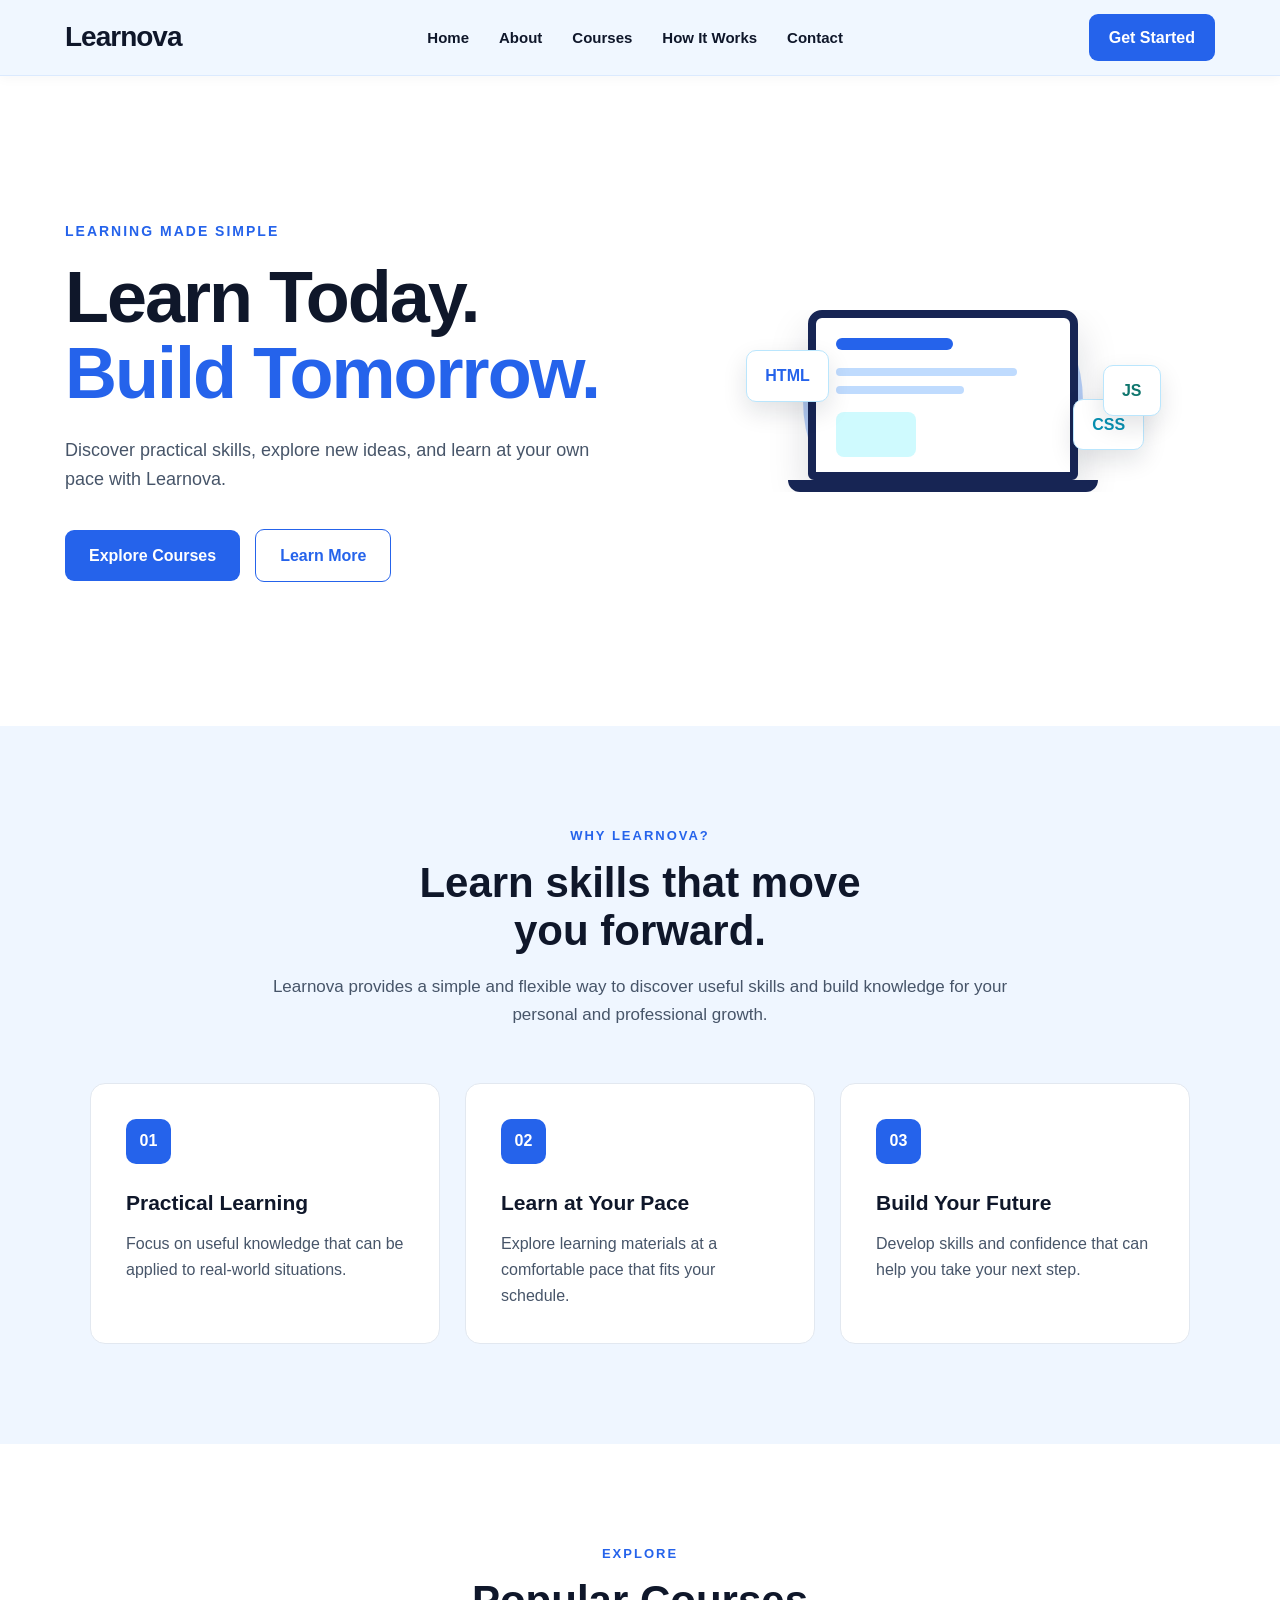
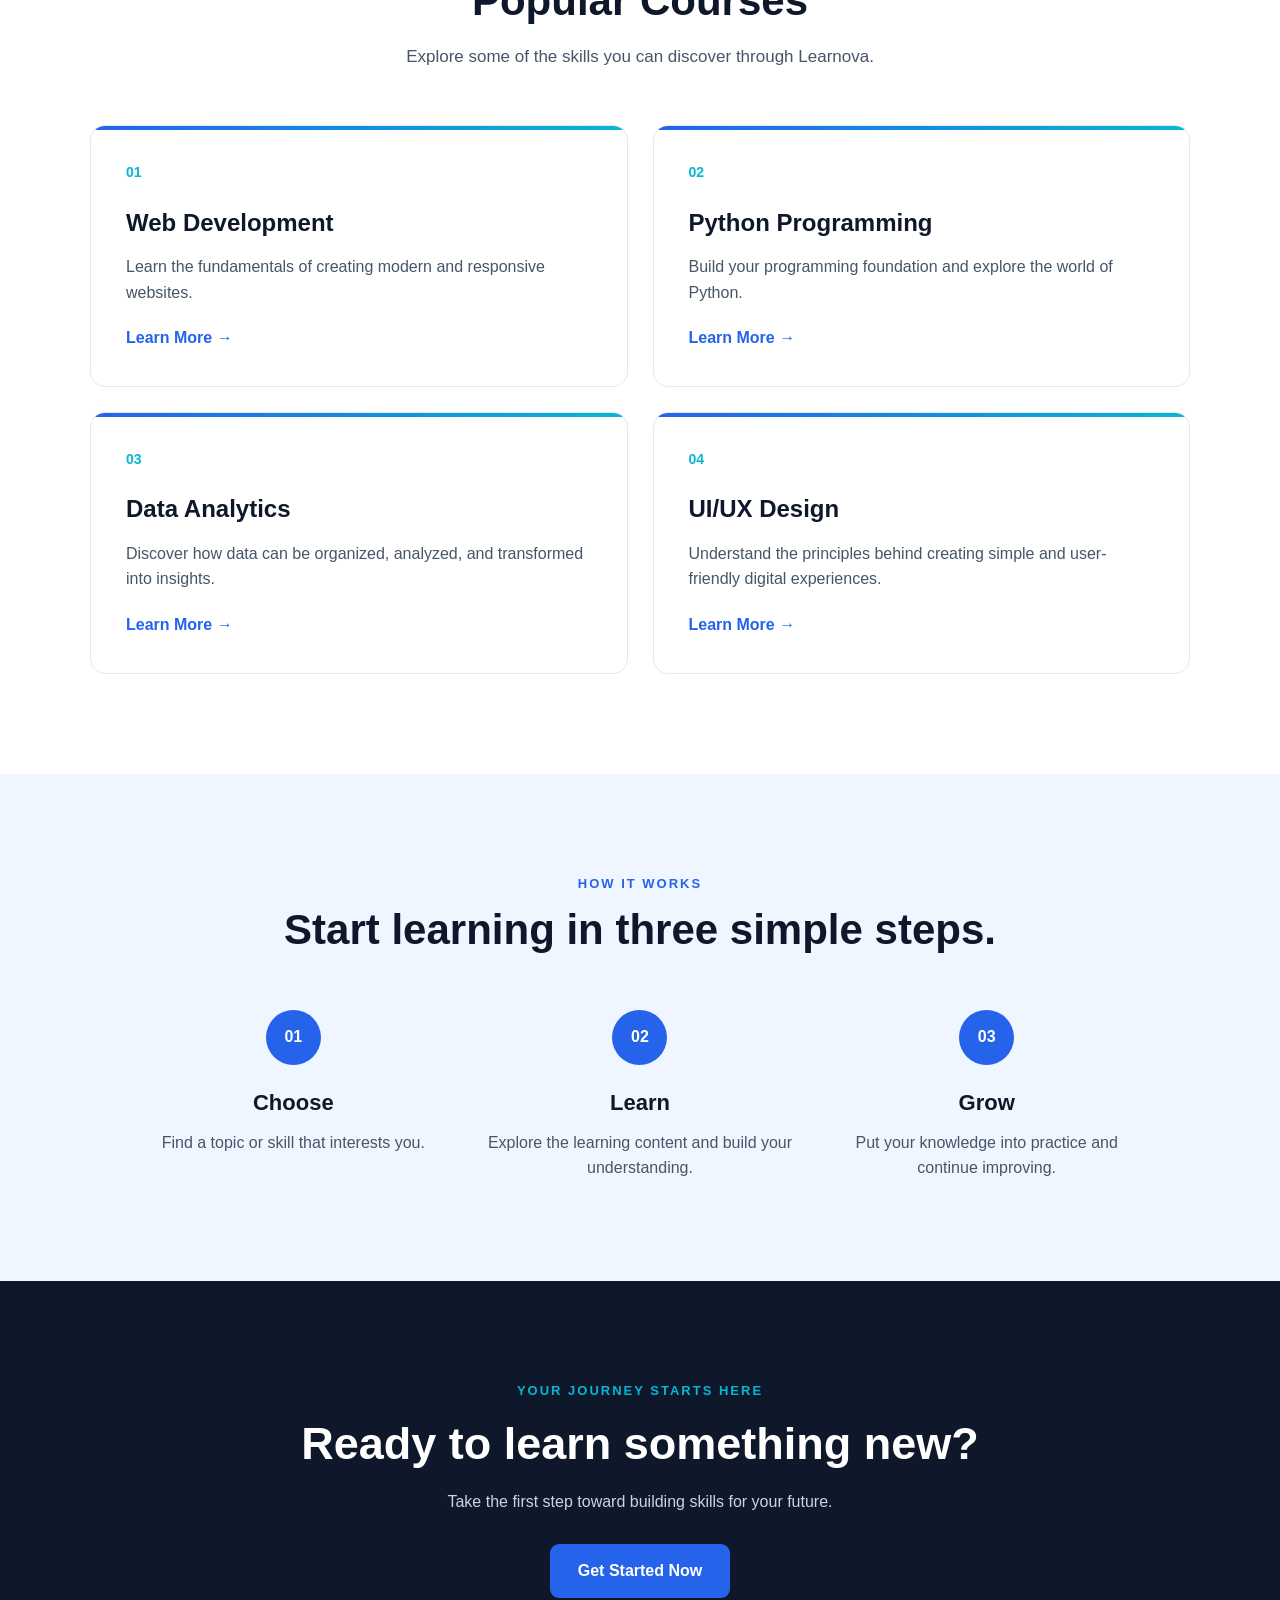
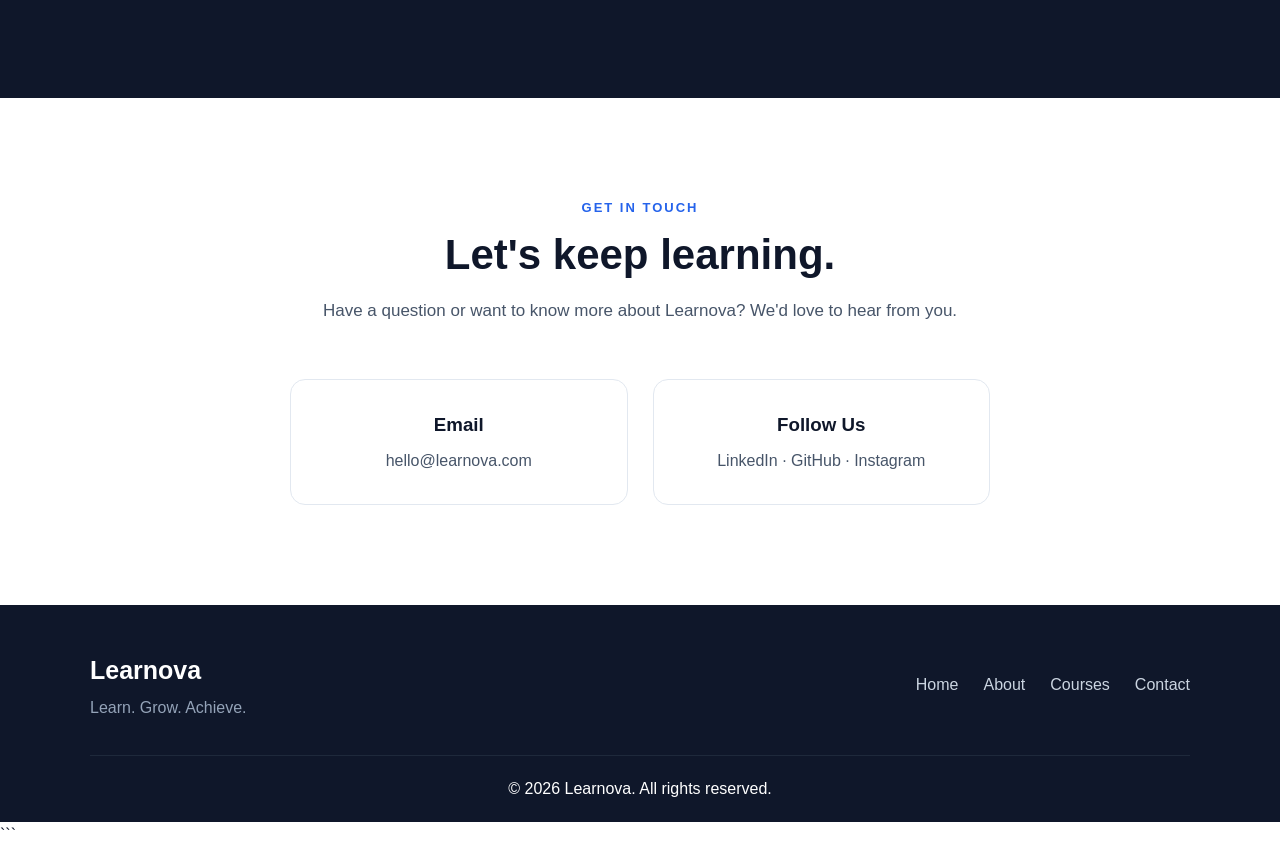
<file: WebDev-L1-LandingPage/index.html>
<!DOCTYPE html>
<html lang="en">

<head>
    <meta charset="UTF-8">
    <meta name="viewport" content="width=device-width, initial-scale=1.0">

    <title>Learnova | Learn. Grow. Achieve.</title>

    <link rel="stylesheet" href="Style.css">
</head>

<body>

    <!-- Navbar -->

    <header>
        <nav class="navbar">

            <a href="#home" class="logo">Learnova</a>

            <ul class="nav-links">
                <li><a href="#home">Home</a></li>
                <li><a href="#about">About</a></li>
                <li><a href="#courses">Courses</a></li>
                <li><a href="#how-it-works">How It Works</a></li>
                <li><a href="#contact">Contact</a></li>
            </ul>

            <a href="#courses" class="nav-button">Get Started</a>

        </nav>
    </header>

    <main>

        <!-- Hero Section -->

        <section id="home" class="hero">

            <div class="hero-content">

                <p class="hero-label">LEARNING MADE SIMPLE</p>

                <h1>
                    Learn Today.<br>
                    <span>Build Tomorrow.</span>
                </h1>

                <p class="hero-description">
                    Discover practical skills, explore new ideas, and
                    learn at your own pace with Learnova.
                </p>

                <div class="hero-buttons">
                    <a href="#courses" class="primary-button">
                        Explore Courses
                    </a>

                    <a href="#about" class="secondary-button">
                        Learn More
                    </a>
                </div>

            </div>

            <div class="hero-image">

                <div class="learning-visual">

                    <div class="visual-circle circle-one"></div>
                    <div class="visual-circle circle-two"></div>

                    <div class="laptop">

                        <div class="laptop-screen">
                            <div class="screen-header"></div>
                            <div class="screen-line"></div>
                            <div class="screen-line short"></div>
                            <div class="screen-card"></div>
                        </div>

                        <div class="laptop-base"></div>

                    </div>

                    <div class="floating-card card-one">HTML</div>
                    <div class="floating-card card-two">CSS</div>
                    <div class="floating-card card-three">JS</div>

                </div>

            </div>

        </section>

        <!-- About Section -->

        <section id="about" class="about section">

            <div class="section-heading">

                <p>WHY LEARNOVA?</p>

                <h2>
                    Learn skills that move<br>
                    you forward.
                </h2>

                <p class="section-description">
                    Learnova provides a simple and flexible way to
                    discover useful skills and build knowledge for
                    your personal and professional growth.
                </p>

            </div>

            <div class="feature-container">

                <div class="feature-card">

                    <div class="feature-icon">01</div>

                    <h3>Practical Learning</h3>

                    <p>
                        Focus on useful knowledge that can be applied
                        to real-world situations.
                    </p>

                </div>

                <div class="feature-card">

                    <div class="feature-icon">02</div>

                    <h3>Learn at Your Pace</h3>

                    <p>
                        Explore learning materials at a comfortable
                        pace that fits your schedule.
                    </p>

                </div>

                <div class="feature-card">

                    <div class="feature-icon">03</div>

                    <h3>Build Your Future</h3>

                    <p>
                        Develop skills and confidence that can help
                        you take your next step.
                    </p>

                </div>

            </div>

        </section>

        <!-- Courses Section -->

        <section id="courses" class="courses section">

            <div class="section-heading">

                <p>EXPLORE</p>

                <h2>Popular Courses</h2>

                <p class="section-description">
                    Explore some of the skills you can discover
                    through Learnova.
                </p>

            </div>

            <div class="course-container">

                <article class="course-card">

                    <div class="course-number">01</div>

                    <h3>Web Development</h3>

                    <p>
                        Learn the fundamentals of creating modern
                        and responsive websites.
                    </p>

                    <a href="#contact">Learn More →</a>

                </article>

                <article class="course-card">

                    <div class="course-number">02</div>

                    <h3>Python Programming</h3>

                    <p>
                        Build your programming foundation and
                        explore the world of Python.
                    </p>

                    <a href="#contact">Learn More →</a>

                </article>

                <article class="course-card">

                    <div class="course-number">03</div>

                    <h3>Data Analytics</h3>

                    <p>
                        Discover how data can be organized,
                        analyzed, and transformed into insights.
                    </p>

                    <a href="#contact">Learn More →</a>

                </article>

                <article class="course-card">

                    <div class="course-number">04</div>

                    <h3>UI/UX Design</h3>

                    <p>
                        Understand the principles behind creating
                        simple and user-friendly digital experiences.
                    </p>

                    <a href="#contact">Learn More →</a>

                </article>

            </div>

        </section>

        <!-- How It Works -->

        <section id="how-it-works" class="how-it-works section">

            <div class="section-heading">

                <p>HOW IT WORKS</p>

                <h2>Start learning in three simple steps.</h2>

            </div>

            <div class="steps-container">

                <div class="step">

                    <span>01</span>

                    <h3>Choose</h3>

                    <p>
                        Find a topic or skill that interests you.
                    </p>

                </div>

                <div class="step">

                    <span>02</span>

                    <h3>Learn</h3>

                    <p>
                        Explore the learning content and build
                        your understanding.
                    </p>

                </div>

                <div class="step">

                    <span>03</span>

                    <h3>Grow</h3>

                    <p>
                        Put your knowledge into practice and
                        continue improving.
                    </p>

                </div>

            </div>

        </section>

        <!-- CTA Section -->

        <section class="cta">

            <div class="cta-content">

                <p>YOUR JOURNEY STARTS HERE</p>

                <h2>
                    Ready to learn something new?
                </h2>

                <p>
                    Take the first step toward building
                    skills for your future.
                </p>

                <a href="#courses" class="cta-button">
                    Get Started Now
                </a>

            </div>

        </section>

        <!-- Contact Section -->

        <section id="contact" class="contact section">

            <div class="section-heading">

                <p>GET IN TOUCH</p>

                <h2>Let's keep learning.</h2>

                <p class="section-description">
                    Have a question or want to know more about
                    Learnova? We'd love to hear from you.
                </p>

            </div>

            <div class="contact-info">

                <div>

                    <h3>Email</h3>

                    <p>hello@learnova.com</p>

                </div>

                <div>

                    <h3>Follow Us</h3>

                    <p>LinkedIn · GitHub · Instagram</p>

                </div>

            </div>

        </section>

    </main>

    <!-- Footer -->

    <footer>

        <div class="footer-content">

            <div>

                <h3>Learnova</h3>

                <p>Learn. Grow. Achieve.</p>

            </div>

            <div class="footer-links">

                <a href="#home">Home</a>
                <a href="#about">About</a>
                <a href="#courses">Courses</a>
                <a href="#contact">Contact</a>

            </div>

        </div>

        <div class="footer-bottom">

            <p>© 2026 Learnova. All rights reserved.</p>

        </div>

    </footer>

</body>

</html>
```
</file>
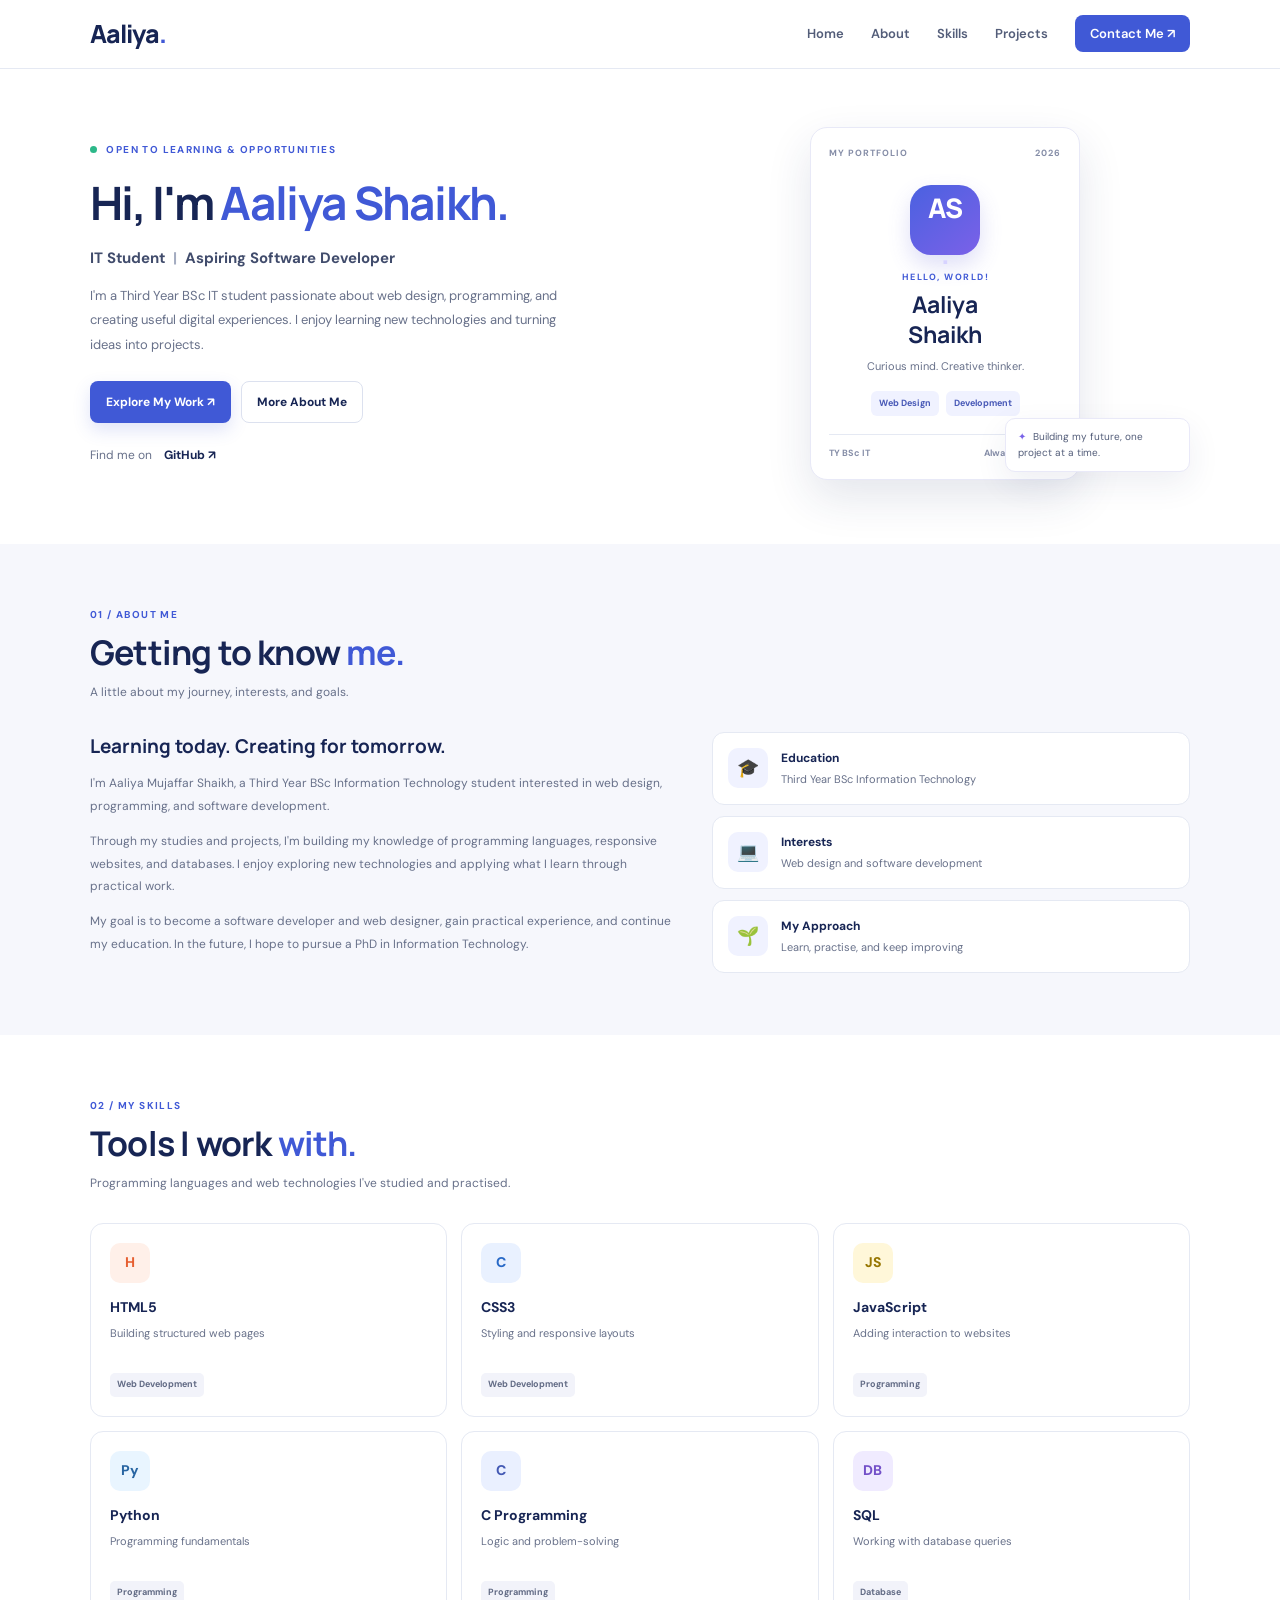
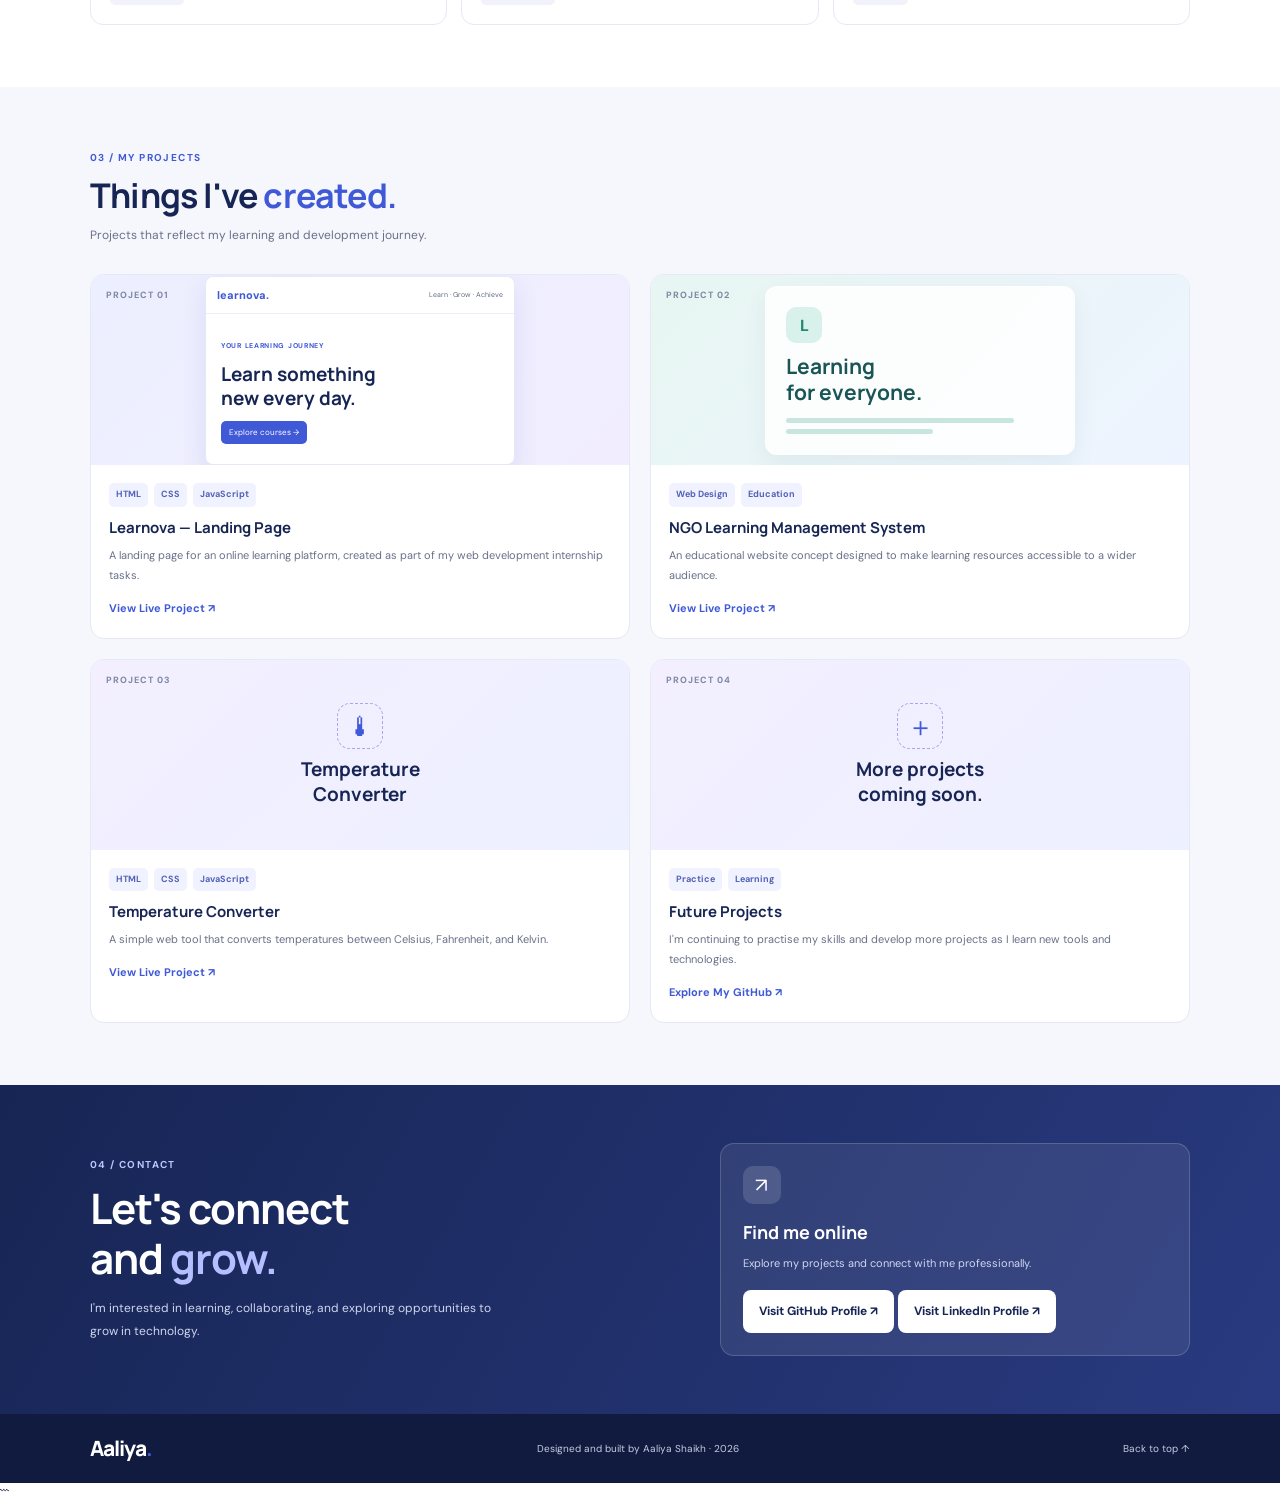
<file: WebDev-L1-PersonalPortfolio/index.html>
<!DOCTYPE html>
<html lang="en">
<head>
  <meta charset="UTF-8">
  <meta name="viewport" content="width=device-width, initial-scale=1.0">
  <meta name="description" content="Aaliya Shaikh's personal portfolio showcasing web development skills, projects, and education.">
  <title>Aaliya Shaikh | Personal Portfolio</title>
  <link rel="stylesheet" href="style.css">
  <script src="script.js" defer></script>
</head>
<body>

  <header class="site-header">
    <nav class="navbar container" aria-label="Main navigation">
      <a class="logo" href="#home" aria-label="Aaliya home">Aaliya<span>.</span></a>

      <button class="menu-toggle" id="menuToggle"
        type="button" aria-label="Open navigation"
        aria-controls="navLinks" aria-expanded="false">
        <span></span>
        <span></span>
        <span></span>
      </button>

      <ul class="nav-links" id="navLinks">
        <li><a href="#home">Home</a></li>
        <li><a href="#about">About</a></li>
        <li><a href="#skills">Skills</a></li>
        <li><a href="#projects">Projects</a></li>
        <li><a class="contact-link" href="#contact">Contact Me ↗</a></li>
      </ul>
    </nav>
  </header>

  <main>
    <section class="hero container" id="home">
      <div class="hero-content">
        <p class="eyebrow"><span class="status-dot"></span> OPEN TO LEARNING & OPPORTUNITIES</p>

        <h1>Hi, I'm <span>Aaliya Shaikh.</span></h1>
        <h2>IT Student <span class="separator">|</span> Aspiring Software Developer</h2>

        <p class="hero-description">
          I'm a Third Year BSc IT student passionate about web design,
          programming, and creating useful digital experiences. I enjoy
          learning new technologies and turning ideas into projects.
        </p>

        <div class="hero-buttons">
          <a class="button button-primary" href="#projects">Explore My Work ↗</a>
          <a class="button button-secondary" href="#about">More About Me</a>
        </div>

        <p class="github-note">
          Find me on
          <a href="https://github.com/aaliyask02"
             target="_blank" rel="noopener noreferrer">GitHub ↗</a>
        </p>
      </div>

      <div class="hero-visual" aria-label="Portfolio introduction">
        <div class="decorative-circle"></div>

        <div class="profile-card">
          <div class="profile-top">
            <span>MY PORTFOLIO</span>
            <span>2026</span>
          </div>

          <div class="avatar">AS<span>.</span></div>

          <p class="profile-greeting">HELLO, WORLD!</p>
          <h3>Aaliya<br>Shaikh</h3>
          <p class="profile-description">Curious mind. Creative thinker.</p>

          <div class="profile-tags">
            <span>Web Design</span>
            <span>Development</span>
          </div>

          <div class="profile-bottom">
            <span>TY BSc IT</span>
            <span>Always learning ↗</span>
          </div>
        </div>

        <div class="floating-note">
          <span>✦</span> Building my future, one project at a time.
        </div>
      </div>
    </section>

    <section class="section section-soft" id="about">
      <div class="container">
        <div class="section-heading">
          <p class="eyebrow">01 / ABOUT ME</p>
          <h2>Getting to know <span>me.</span></h2>
          <p class="section-subtitle">A little about my journey, interests, and goals.</p>
        </div>

        <div class="about-layout">
          <div class="about-text">
            <h3>Learning today. Creating for tomorrow.</h3>

            <p>
              I'm Aaliya Mujaffar Shaikh, a Third Year BSc Information
              Technology student interested in web design, programming,
              and software development.
            </p>

            <p>
              Through my studies and projects, I'm building my knowledge
              of programming languages, responsive websites, and databases.
              I enjoy exploring new technologies and applying what I learn
              through practical work.
            </p>

            <p>
              My goal is to become a software developer and web designer,
              gain practical experience, and continue my education.
              In the future, I hope to pursue a PhD in Information Technology.
            </p>
          </div>

          <div class="about-cards">
            <article class="info-card">
              <div class="info-icon">🎓</div>
              <div>
                <h3>Education</h3>
                <p>Third Year BSc Information Technology</p>
              </div>
            </article>

            <article class="info-card">
              <div class="info-icon">💻</div>
              <div>
                <h3>Interests</h3>
                <p>Web design and software development</p>
              </div>
            </article>

            <article class="info-card">
              <div class="info-icon">🌱</div>
              <div>
                <h3>My Approach</h3>
                <p>Learn, practise, and keep improving</p>
              </div>
            </article>
          </div>
        </div>
      </div>
    </section>

    <section class="section container" id="skills">
      <div class="section-heading">
        <p class="eyebrow">02 / MY SKILLS</p>
        <h2>Tools I work <span>with.</span></h2>
        <p class="section-subtitle">
          Programming languages and web technologies I've studied and practised.
        </p>
      </div>

      <div class="skills-grid">
        <article class="skill-card">
          <div class="skill-icon html-icon">H</div>
          <h3>HTML5</h3>
          <p>Building structured web pages</p>
          <span class="skill-category">Web Development</span>
        </article>

        <article class="skill-card">
          <div class="skill-icon css-icon">C</div>
          <h3>CSS3</h3>
          <p>Styling and responsive layouts</p>
          <span class="skill-category">Web Development</span>
        </article>

        <article class="skill-card">
          <div class="skill-icon js-icon">JS</div>
          <h3>JavaScript</h3>
          <p>Adding interaction to websites</p>
          <span class="skill-category">Programming</span>
        </article>

        <article class="skill-card">
          <div class="skill-icon python-icon">Py</div>
          <h3>Python</h3>
          <p>Programming fundamentals</p>
          <span class="skill-category">Programming</span>
        </article>

        <article class="skill-card">
          <div class="skill-icon c-lang-icon">C</div>
          <h3>C Programming</h3>
          <p>Logic and problem-solving</p>
          <span class="skill-category">Programming</span>
        </article>

        <article class="skill-card">
          <div class="skill-icon sql-icon">DB</div>
          <h3>SQL</h3>
          <p>Working with database queries</p>
          <span class="skill-category">Database</span>
        </article>
      </div>
    </section>

    <section class="section section-soft" id="projects">
      <div class="container">
        <div class="section-heading">
          <p class="eyebrow">03 / MY PROJECTS</p>
          <h2>Things I've <span>created.</span></h2>
          <p class="section-subtitle">
            Projects that reflect my learning and development journey.
          </p>
        </div>

        <div class="projects-grid">
          <article class="project-card">
            <div class="project-art learnova-art">
              <span class="project-number">PROJECT 01</span>
              <div class="mini-browser">
                <div class="mini-browser-bar">
                  <span class="mini-brand">learnova.</span>
                  <span>Learn · Grow · Achieve</span>
                </div>
                <div class="mini-browser-content">
                  <span class="mini-eyebrow">YOUR LEARNING JOURNEY</span>
                  <h3>Learn something<br>new every day.</h3>
                  <span class="mini-button">Explore courses →</span>
                </div>
              </div>
            </div>

            <div class="project-content">
              <div class="project-tags">
                <span>HTML</span><span>CSS</span><span>JavaScript</span>
              </div>
              <h3>Learnova — Landing Page</h3>
              <p>
                A landing page for an online learning platform, created as
                part of my web development internship tasks.
              </p>
              <a class="project-link"
                 href="https://aaliyask02.github.io/OIBSIP/WebDev-L1-LandingPage/"
                 target="_blank" rel="noopener noreferrer">
                View Live Project ↗
              </a>
            </div>
          </article>

          <article class="project-card">
            <div class="project-art lms-art">
              <span class="project-number">PROJECT 02</span>
              <div class="lms-preview">
                <div class="lms-icon">L</div>
                <h3>Learning<br>for everyone.</h3>
                <div class="preview-line"></div>
                <div class="preview-line preview-line-short"></div>
              </div>
            </div>

            <div class="project-content">
              <div class="project-tags">
                <span>Web Design</span><span>Education</span>
              </div>
              <h3>NGO Learning Management System</h3>
              <p>
                An educational website concept designed to make learning
                resources accessible to a wider audience.
              </p>
              <a class="project-link"
                 href="https://incredible-genie-8c721c.netlify.app/"
                 target="_blank" rel="noopener noreferrer">
                View Live Project ↗
              </a>
            </div>
          </article>

          <article class="project-card">
            <div class="project-art future-art">
              <span class="project-number">PROJECT 03</span>
              <div class="future-icon">🌡</div>
              <h3>Temperature<br>Converter</h3>
            </div>

            <div class="project-content">
              <div class="project-tags">
                <span>HTML</span><span>CSS</span><span>JavaScript</span>
              </div>
              <h3>Temperature Converter</h3>
              <p>
                A simple web tool that converts temperatures between Celsius,
                Fahrenheit, and Kelvin.
              </p>
              <a class="project-link"
                 href="https://aaliyask02.github.io/OIBSIP/WebDev-L1-TemperatureConverter/"
                 target="_blank" rel="noopener noreferrer">
                View Live Project ↗
              </a>
            </div>
          </article>

          <article class="project-card">
            <div class="project-art future-art">
              <span class="project-number">PROJECT 04</span>
              <div class="future-icon">＋</div>
              <h3>More projects<br>coming soon.</h3>
            </div>

            <div class="project-content">
              <div class="project-tags">
                <span>Practice</span><span>Learning</span>
              </div>
              <h3>Future Projects</h3>
              <p>
                I'm continuing to practise my skills and develop more
                projects as I learn new tools and technologies.
              </p>
              <a class="project-link"
                 href="https://github.com/aaliyask02"
                 target="_blank" rel="noopener noreferrer">
                Explore My GitHub ↗
              </a>
            </div>
          </article>
        </div>
      </div>
    </section>

    <section class="contact-section" id="contact">
      <div class="container contact-layout">
        <div class="contact-text">
          <p class="eyebrow">04 / CONTACT</p>
          <h2>Let's connect<br>and <span>grow.</span></h2>
          <p>
            I'm interested in learning, collaborating, and exploring
            opportunities to grow in technology.
          </p>
        </div>

        <div class="contact-card">
          <div class="contact-symbol">↗</div>
          <h3>Find me online</h3>
          <p>Explore my projects and connect with me professionally.</p>
          <a class="button button-light"
             href="https://github.com/aaliyask02"
             target="_blank" rel="noopener noreferrer">
            Visit GitHub Profile ↗
          </a>
          <a class="button button-light"
             href="https://www.linkedin.com/in/aaliya-shaikh-5630a4411/"
             target="_blank" rel="noopener noreferrer">
            Visit LinkedIn Profile ↗
          </a>
        </div>
      </div>
    </section>
  </main>

  <footer class="site-footer">
    <div class="container footer-layout">
      <a class="logo footer-logo" href="#home">Aaliya<span>.</span></a>
      <p>Designed and built by Aaliya Shaikh · <span id="year"></span></p>
      <a href="#home">Back to top ↑</a>
    </div>
  </footer>

</body>
</html>
```
</file>
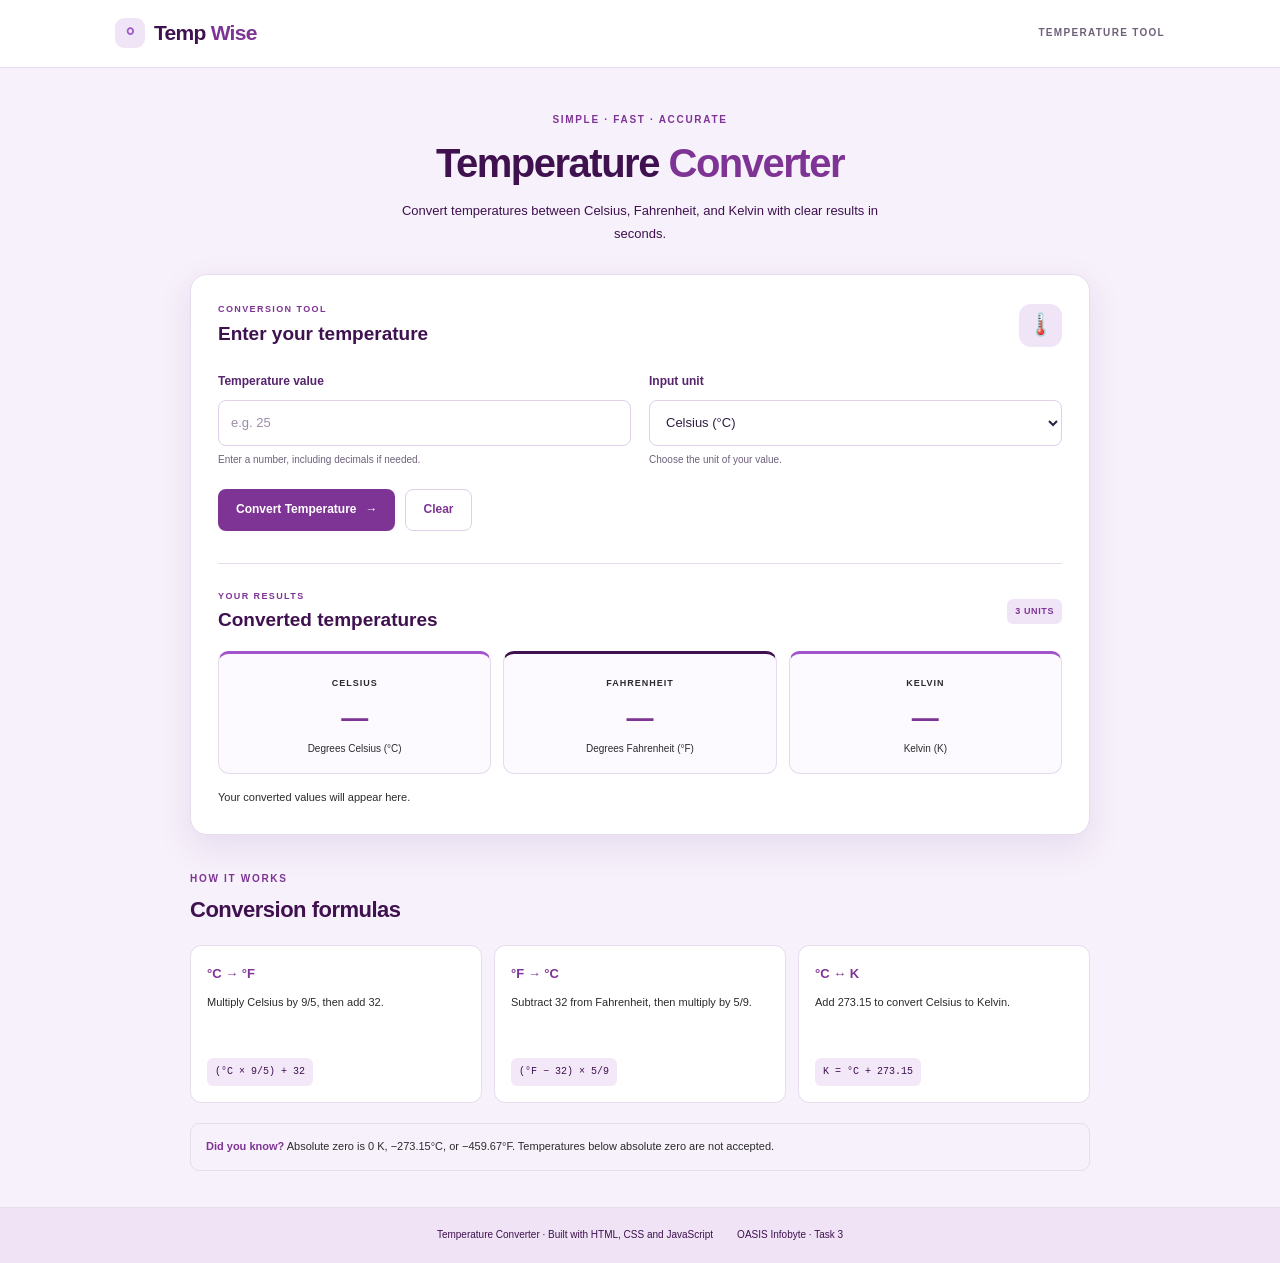
<file: WebDev-L1-TemperatureConverter/index.html>
<!DOCTYPE html>
<html lang="en">
<head>
  <meta charset="UTF-8">
  <meta name="viewport" content="width=device-width, initial-scale=1.0">
  <meta name="description" content="Convert temperatures between Celsius, Fahrenheit, and Kelvin with instant validation.">
  <title>Temperature Converter</title>
  <link rel="stylesheet" href="style.css">
  <script src="script.js" defer></script>
</head>
<body>
  <header class="topbar">
    <a class="brand" href="#" aria-label="Temperature Converter home">
      <span class="brand-icon" aria-hidden="true">°</span>
      Temp<span class="brand-accent">Wise</span>
    </a>
    <span class="topbar-label">TEMPERATURE TOOL</span>
  </header>

  <main class="page">
    <section class="intro">
      <p class="eyebrow">SIMPLE · FAST · ACCURATE</p>
      <h1>Temperature <span>Converter</span></h1>
      <p class="intro-text">
        Convert temperatures between Celsius, Fahrenheit, and Kelvin
        with clear results in seconds.
      </p>
    </section>

    <section class="converter-card" aria-labelledby="converter-title">
      <div class="card-heading">
        <div>
          <p class="card-kicker">CONVERSION TOOL</p>
          <h2 id="converter-title">Enter your temperature</h2>
        </div>
        <span class="thermometer-icon" aria-hidden="true">🌡️</span>
      </div>

      <form id="converterForm" novalidate>
        <div class="form-grid">
          <div class="field">
            <label for="temperature">Temperature value</label>
            <input
              id="temperature"
              name="temperature"
              type="number"
              step="any"
              inputmode="decimal"
              placeholder="e.g. 25"
              autocomplete="off"
              aria-describedby="inputHint errorMessage"
              required
            >
            <small id="inputHint" class="field-hint">
              Enter a number, including decimals if needed.
            </small>
          </div>

          <div class="field">
            <label for="unit">Input unit</label>
            <select id="unit" name="unit">
              <option value="C">Celsius (°C)</option>
              <option value="F">Fahrenheit (°F)</option>
              <option value="K">Kelvin (K)</option>
            </select>
            <small class="field-hint">Choose the unit of your value.</small>
          </div>
        </div>

        <p id="errorMessage" class="error-message" role="alert" hidden></p>

        <div class="form-actions">
          <button class="button button-primary" type="submit">
            Convert Temperature <span aria-hidden="true">→</span>
          </button>
          <button class="button button-secondary" id="clearButton" type="button">
            Clear
          </button>
        </div>
      </form>

      <div class="result-heading">
        <div>
          <p class="card-kicker">YOUR RESULTS</p>
          <h2>Converted temperatures</h2>
        </div>
        <span class="result-badge">3 UNITS</span>
      </div>

      <div class="results-grid" id="results" aria-live="polite" aria-atomic="true">
        <article class="result-card">
          <span class="result-unit">CELSIUS</span>
          <p class="result-value" id="resultC">—</p>
          <span class="result-label">Degrees Celsius (°C)</span>
        </article>

        <article class="result-card">
          <span class="result-unit">FAHRENHEIT</span>
          <p class="result-value" id="resultF">—</p>
          <span class="result-label">Degrees Fahrenheit (°F)</span>
        </article>

        <article class="result-card">
          <span class="result-unit">KELVIN</span>
          <p class="result-value" id="resultK">—</p>
          <span class="result-label">Kelvin (K)</span>
        </article>
      </div>

      <p class="result-note" id="resultNote">
        Your converted values will appear here.
      </p>
    </section>

    <section class="formula-section">
      <div class="formula-heading">
        <p class="eyebrow">HOW IT WORKS</p>
        <h2>Conversion formulas</h2>
      </div>

      <div class="formula-grid">
        <article class="formula-card">
          <span class="formula-symbol">°C → °F</span>
          <p>Multiply Celsius by 9/5, then add 32.</p>
          <code>(°C × 9/5) + 32</code>
        </article>

        <article class="formula-card">
          <span class="formula-symbol">°F → °C</span>
          <p>Subtract 32 from Fahrenheit, then multiply by 5/9.</p>
          <code>(°F − 32) × 5/9</code>
        </article>

        <article class="formula-card">
          <span class="formula-symbol">°C ↔ K</span>
          <p>Add 273.15 to convert Celsius to Kelvin.</p>
          <code>K = °C + 273.15</code>
        </article>
      </div>
    </section>

    <p class="absolute-zero-note">
      <strong>Did you know?</strong>
      Absolute zero is 0 K, −273.15°C, or −459.67°F.
      Temperatures below absolute zero are not accepted.
    </p>
  </main>

  <footer class="footer">
    <p>Temperature Converter · Built with HTML, CSS and JavaScript</p>
    <p>OASIS Infobyte · Task 3</p>
  </footer>
</body>
</html>
</file>
<file: WebDev-L1-LandingPage/Style.css>
* {
    margin: 0;
    padding: 0;
    box-sizing: border-box;
}

html {
    scroll-behavior: smooth;
    scroll-padding-top: 90px;
}

body {
    font-family: Arial, sans-serif;
    color: #0F172A;
    background: #FFFFFF;
    line-height: 1.6;
}


/*
   COLOR VARIABLES
 */

:root {
    --navy: #0F172A;
    --blue: #2563EB;
    --cyan: #06B6D4;
    --light-blue: #EFF6FF;
    --soft-blue: #F0F7FF;
    --white: #FFFFFF;
    --text: #475569;
    --border: #E2E8F0;
}


/* 
   NAVBAR
 */

header {
    position: sticky;
    top: 0;
    z-index: 1000;

    background: #F0F7FF;

    border-bottom: 1px solid #DBEAFE;

    box-shadow: 0 2px 12px rgba(15, 23, 42, 0.04);
}

.navbar {
    max-width: 1200px;
    min-height: 75px;

    margin: auto;
    padding: 0 25px;

    display: flex;
    align-items: center;
    justify-content: space-between;
}


/* 
   LEARNOVA LOGO
 */

.logo {
    display: inline-block;

    text-decoration: none;

    color: var(--navy);

    font-size: 28px;
    font-weight: 800;

    letter-spacing: -1px;

    transition:
        transform 0.3s ease,
        box-shadow 0.3s ease,
        color 0.3s ease;
}

.logo:hover {
    transform: translateY(-2px);
    color: var(--blue);
}


/* 
   NAVIGATION LINKS
 */

.nav-links {
    display: flex;

    list-style: none;

    gap: 30px;
}

.nav-links a {
    position: relative;

    display: inline-block;

    text-decoration: none;

    color: var(--navy);

    font-size: 15px;
    font-weight: 600;

    transition:
        color 0.3s ease,
        transform 0.3s ease;
}


/* Underline */

.nav-links a::after {
    content: "";

    position: absolute;

    left: 50%;
    bottom: -8px;

    width: 0;
    height: 3px;

    background: var(--cyan);

    border-radius: 10px;

    transform: translateX(-50%);

    transition: width 0.3s ease;
}


/* Hover */

.nav-links a:hover {
    color: var(--blue);

    transform: translateY(-3px);
}

.nav-links a:hover::after {
    width: 70%;
}


/* 
   NAVBAR BUTTON
 */

.nav-button {
    display: inline-block;

    text-decoration: none;

    background: var(--blue);
    color: var(--white);

    padding: 11px 20px;

    border-radius: 9px;

    font-weight: 700;

    transition:
        transform 0.3s ease,
        background 0.3s ease,
        box-shadow 0.3s ease;
}

.nav-button:hover {
    background: var(--navy);

    transform: translateY(-3px);

    box-shadow:
        0 8px 20px rgba(15, 23, 42, 0.15);
}


/*
   COMMON SECTION
 */

.section {
    padding: 100px 25px;
}

.section-heading {
    max-width: 750px;

    margin: 0 auto 55px;

    text-align: center;
}

.section-heading > p:first-child {
    color: var(--blue);

    font-size: 13px;
    font-weight: 800;

    letter-spacing: 2px;

    margin-bottom: 12px;
}

.section-heading h2 {
    color: var(--navy);

    font-size: 42px;

    line-height: 1.15;

    margin-bottom: 18px;
}

.section-description {
    color: var(--text);

    font-size: 17px;
}


/* 
   HERO SECTION
 */

.hero {
    max-width: 1200px;
    min-height: 650px;

    margin: auto;

    padding: 80px 25px;

    display: grid;

    grid-template-columns: 1fr 1fr;

    align-items: center;

    gap: 60px;
}

.hero-label {
    color: var(--blue);

    font-size: 14px;
    font-weight: 800;

    letter-spacing: 2px;

    margin-bottom: 18px;
}

.hero h1 {
    color: var(--navy);

    font-size: clamp(48px, 6vw, 72px);

    line-height: 1.05;

    letter-spacing: -2px;

    margin-bottom: 25px;
}

.hero h1 span {
    color: var(--blue);
}

.hero-description {
    max-width: 550px;

    color: var(--text);

    font-size: 18px;

    margin-bottom: 35px;
}


/* 
   HERO BUTTONS
 */

.hero-buttons {
    display: flex;

    align-items: center;

    gap: 15px;
}

.primary-button,
.secondary-button {
    display: inline-block;

    text-decoration: none;

    padding: 13px 24px;

    border-radius: 9px;

    font-weight: 700;

    transition:
        transform 0.3s ease,
        background 0.3s ease,
        color 0.3s ease,
        box-shadow 0.3s ease;
}

.primary-button {
    background: var(--blue);

    color: var(--white);
}

.primary-button:hover {
    background: #1D4ED8;

    transform: translateY(-3px);

    box-shadow:
        0 8px 20px rgba(37, 99, 235, 0.20);
}

.secondary-button {
    border: 1.5px solid var(--blue);

    color: var(--blue);
}

.secondary-button:hover {
    background: var(--light-blue);

    transform: translateY(-3px);

    box-shadow:
        0 8px 20px rgba(37, 99, 235, 0.10);
}


/* 
   HERO IMAGE
 */

.hero-image {
    display: flex;

    justify-content: center;

    align-items: center;

    position: relative;

    overflow: hidden;
}

.image-placeholder {
    width: 100%;
    max-width: 500px;

    height: 390px;

    display: flex;

    justify-content: center;

    align-items: center;

    border-radius: 25px;

    background:
        linear-gradient(
            135deg,
            var(--light-blue),
            #CFFAFE
        );

    color: var(--blue);

    font-size: 20px;

    font-weight: 700;

    border: 1px solid #BAE6FD;
}


/* 
   LEARNING VISUAL
 */

.learning-visual {
    position: relative;

    width: 100%;
    height: 100%;

    display: flex;

    align-items: center;

    justify-content: center;
}


/* Background circles */

.visual-circle {
    position: absolute;

    border-radius: 50%;

    opacity: 0.35;
}

.circle-one {
    width: 280px;
    height: 280px;

    background: #3B82F6;
}

.circle-two {
    width: 180px;
    height: 180px;

    background: #06B6D4;
}


/*
   LAPTOP
 */

.laptop {
    position: relative;

    z-index: 2;

    width: 270px;
}

.laptop-screen {
    height: 170px;

    background: #FFFFFF;

    border: 8px solid #172554;

    border-radius: 14px 14px 6px 6px;

    padding: 20px;

    box-shadow:
        0 20px 40px rgba(15, 23, 42, 0.15);
}

.screen-header {
    width: 55%;
    height: 12px;

    background: var(--blue);

    border-radius: 10px;

    margin-bottom: 18px;
}

.screen-line {
    width: 85%;
    height: 8px;

    background: #BFDBFE;

    border-radius: 10px;

    margin-bottom: 10px;
}

.screen-line.short {
    width: 60%;
}

.screen-card {
    width: 80px;
    height: 45px;

    background: #CFFAFE;

    border-radius: 8px;

    margin-top: 18px;
}

.laptop-base {
    width: 310px;
    height: 12px;

    background: #172554;

    border-radius: 0 0 15px 15px;

    margin-left: -20px;
}


/* 
   FLOATING CARDS
 */

.floating-card {
    position: absolute;

    z-index: 3;

    background: #FFFFFF;

    border: 1px solid #BAE6FD;

    padding: 12px 18px;

    border-radius: 10px;

    font-weight: 700;

    color: var(--blue);

    box-shadow:
        0 10px 25px rgba(15, 23, 42, 0.12);

    transition:
        transform 0.3s ease,
        box-shadow 0.3s ease;
}

.floating-card:hover {
    transform: translateY(-6px);

    box-shadow:
        0 15px 30px rgba(15, 23, 42, 0.15);
}

.card-one {
    top: 22%;
    left: 14%;
}

.card-two {
    bottom: 23%;
    right: 13%;

    color: #0891B2;
}

.card-three {
    top: 30%;
    right: 10%;

    color: #0F766E;
}


/* 
   ABOUT / FEATURES
 */

.about {
    background: var(--light-blue);
}

.feature-container {
    max-width: 1100px;

    margin: auto;

    display: grid;

    grid-template-columns:
        repeat(3, 1fr);

    gap: 25px;
}

.feature-card {
    background: var(--white);

    padding: 35px;

    border-radius: 15px;

    border: 1px solid var(--border);

    transition:
        transform 0.3s ease,
        box-shadow 0.3s ease,
        border-color 0.3s ease;
}

.feature-card:hover {
    transform: translateY(-8px);

    border-color: #93C5FD;

    box-shadow:
        0 15px 35px rgba(15, 23, 42, 0.10);
}

.feature-icon {
    width: 45px;
    height: 45px;

    display: flex;

    align-items: center;

    justify-content: center;

    border-radius: 10px;

    background: var(--blue);

    color: var(--white);

    font-weight: 800;

    margin-bottom: 22px;
}

.feature-card h3 {
    color: var(--navy);

    font-size: 21px;

    margin-bottom: 12px;
}

.feature-card p {
    color: var(--text);
}


/* 
   COURSES
*/

.courses {
    background: var(--white);
}

.course-container {
    max-width: 1100px;

    margin: auto;

    display: grid;

    grid-template-columns:
        repeat(2, 1fr);

    gap: 25px;
}

.course-card {
    position: relative;

    padding: 35px;

    border-radius: 15px;

    border: 1px solid var(--border);

    background: var(--white);

    overflow: hidden;

    transition:
        transform 0.3s ease,
        box-shadow 0.3s ease,
        border-color 0.3s ease;
}

.course-card::before {
    content: "";

    position: absolute;

    top: 0;
    left: 0;

    width: 100%;
    height: 4px;

    background:
        linear-gradient(
            90deg,
            var(--blue),
            var(--cyan)
        );
}

.course-card:hover {
    transform: translateY(-8px);

    border-color: #93C5FD;

    box-shadow:
        0 15px 35px rgba(15, 23, 42, 0.10);
}

.course-number {
    color: var(--cyan);

    font-size: 14px;

    font-weight: 800;

    margin-bottom: 20px;
}

.course-card h3 {
    color: var(--navy);

    font-size: 24px;

    margin-bottom: 12px;
}

.course-card p {
    color: var(--text);

    margin-bottom: 20px;
}

.course-card a {
    color: var(--blue);

    text-decoration: none;

    font-weight: 700;

    transition:
        color 0.3s ease;
}

.course-card a:hover {
    color: var(--cyan);
}


/* 
   HOW IT WORKS
 */

.how-it-works {
    background: var(--light-blue);
}

.steps-container {
    max-width: 1000px;

    margin: auto;

    display: grid;

    grid-template-columns:
        repeat(3, 1fr);

    gap: 40px;
}

.step {
    text-align: center;
}

.step span {
    display: inline-flex;

    width: 55px;
    height: 55px;

    align-items: center;

    justify-content: center;

    border-radius: 50%;

    background: var(--blue);

    color: var(--white);

    font-weight: 800;

    margin-bottom: 20px;

    transition:
        transform 0.3s ease,
        box-shadow 0.3s ease;
}

.step:hover span {
    transform: translateY(-5px);

    box-shadow:
        0 8px 20px rgba(37, 99, 235, 0.20);
}

.step h3 {
    color: var(--navy);

    font-size: 22px;

    margin-bottom: 10px;
}

.step p {
    color: var(--text);
}


/* 
   CTA
 */

.cta {
    padding: 100px 25px;

    background: var(--navy);

    text-align: center;
}

.cta-content {
    max-width: 750px;

    margin: auto;
}

.cta-content > p:first-child {
    color: var(--cyan);

    font-size: 13px;

    font-weight: 800;

    letter-spacing: 2px;

    margin-bottom: 15px;
}

.cta h2 {
    color: var(--white);

    font-size: 45px;

    line-height: 1.2;

    margin-bottom: 18px;
}

.cta-content p {
    color: #CBD5E1;

    margin-bottom: 30px;
}

.cta-button {
    display: inline-block;

    background: var(--blue);

    color: var(--white);

    padding: 14px 28px;

    border-radius: 9px;

    text-decoration: none;

    font-weight: 700;

    transition:
        transform 0.3s ease,
        background 0.3s ease,
        box-shadow 0.3s ease;
}

.cta-button:hover {
    background: var(--cyan);

    transform: translateY(-3px);

    box-shadow:
        0 8px 20px rgba(6, 182, 212, 0.20);
}


/*
   CONTACT
*/

.contact-info {
    max-width: 700px;

    margin: auto;

    display: grid;

    grid-template-columns:
        repeat(2, 1fr);

    gap: 25px;
}

.contact-info > div {
    padding: 30px;

    border: 1px solid var(--border);

    border-radius: 15px;

    text-align: center;

    transition:
        transform 0.3s ease,
        box-shadow 0.3s ease,
        border-color 0.3s ease;
}

.contact-info > div:hover {
    transform: translateY(-5px);

    border-color: #93C5FD;

    box-shadow:
        0 12px 25px rgba(15, 23, 42, 0.08);
}

.contact-info h3 {
    color: var(--navy);

    margin-bottom: 8px;
}

.contact-info p {
    color: var(--text);
}


/* 
   FOOTER
*/

footer {
    background: #0F172A;

    color: var(--white);

    padding: 45px 25px 20px;
}

.footer-content {
    max-width: 1100px;

    margin: auto;

    display: flex;

    justify-content: space-between;

    gap: 30px;
}

.footer-content h3 {
    font-size: 25px;

    margin-bottom: 5px;
}

.footer-content p {
    color: #94A3B8;
}

.footer-links {
    display: flex;

    gap: 25px;

    align-items: center;
}

.footer-links a {
    color: #CBD5E1;

    text-decoration: none;

    transition:
        color 0.3s ease,
        transform 0.3s ease;
}

.footer-links a:hover {
    color: var(--cyan);

    transform: translateY(-2px);
}

.footer-bottom {
    max-width: 1100px;

    margin: 35px auto 0;

    padding-top: 20px;

    border-top: 1px solid #1E293B;

    text-align: center;
}


/* 
   TABLET
 */

@media (max-width: 900px) {

    .navbar {
        flex-wrap: wrap;

        justify-content: center;

        gap: 15px;

        padding: 15px 20px;
    }

    .nav-links {
        width: 100%;

        justify-content: center;

        flex-wrap: wrap;

        gap: 18px;
    }

    .nav-button {
        display: none;
    }

    .hero {
        grid-template-columns: 1fr;

        text-align: center;

        gap: 40px;

        padding: 70px 25px;
    }

    .hero-description {
        margin-left: auto;
        margin-right: auto;
    }

    .hero-buttons {
        justify-content: center;
    }

    .feature-container {
        grid-template-columns: 1fr;
    }

    .course-container {
        grid-template-columns: 1fr;
    }

    .steps-container {
        grid-template-columns: 1fr;
    }

    .contact-info {
        grid-template-columns: 1fr;
    }

    .footer-content {
        flex-direction: column;

        text-align: center;
    }

    .footer-links {
        justify-content: center;

        flex-wrap: wrap;
    }

    .cta h2 {
        font-size: 38px;
    }
}


/* 
   MOBILE
 */

@media (max-width: 700px) {

    /*  NAVBAR*/

    header {
        background: #EEF7FF;
    }

    .navbar {
        min-height: auto;

        flex-direction: column;

        align-items: center;

        justify-content: center;

        gap: 12px;

        padding: 12px 10px;
    }


    /* Learnova badge */

    .logo {
        display: inline-block;

        background:
            linear-gradient(
                135deg,
                #2563EB,
                #06B6D4
            );

        color: #FFFFFF;

        padding: 7px 20px;

        border-radius: 14px;

        font-size: 23px;

        font-weight: 800;

        letter-spacing: -0.5px;

        box-shadow:
            0 5px 15px
            rgba(37, 99, 235, 0.18);

        transition:
            transform 0.3s ease,
            box-shadow 0.3s ease;
    }

    .logo:hover {
        color: #FFFFFF;

        transform: translateY(-2px);

        box-shadow:
            0 8px 20px
            rgba(37, 99, 235, 0.25);
    }


    /* Navigation */

    .nav-links {
        width: 100%;

        display: flex;

        justify-content: center;

        align-items: center;

        gap: 11px;

        flex-wrap: wrap;

        margin: 0;

        padding: 0;
    }

    .nav-links a {
        font-size: 13px;

        padding: 3px 2px;
    }

    .nav-links a::after {
        bottom: -4px;

        height: 2px;
    }


    /* Hide Get Started */

    .nav-button {
        display: none;
    }


    /*  GENERAL SECTIONS  */

    .section {
        padding: 60px 18px;
    }

    .section-heading {
        margin-bottom: 30px;
    }

    .section-heading > p:first-child {
        font-size: 12px;

        letter-spacing: 1.5px;

        margin-bottom: 9px;
    }

    .section-heading h2 {
        font-size: 30px;

        line-height: 1.15;

        margin-bottom: 13px;
    }

    .section-description {
        font-size: 15px;

        line-height: 1.55;
    }


    /* HERO  */

    .hero {
        min-height: auto;

        grid-template-columns: 1fr;

        text-align: center;

        gap: 30px;

        padding:
            55px 18px 50px;
    }

    .hero-label {
        font-size: 11px;

        letter-spacing: 1.5px;

        margin-bottom: 14px;
    }

    .hero h1 {
        font-size: 38px;

        line-height: 1.08;

        letter-spacing: -1.2px;

        margin-bottom: 18px;
    }

    .hero-description {
        font-size: 15px;

        line-height: 1.55;

        margin-bottom: 25px;

        margin-left: auto;
        margin-right: auto;
    }


    /*  HERO BUTTONS  */

    .hero-buttons {
        flex-direction: column;

        align-items: center;

        width: 100%;

        gap: 10px;
    }

    .primary-button,
    .secondary-button {
        width: 100%;

        max-width: 300px;

        text-align: center;

        padding: 11px 20px;
    }


    /*HERO IMAGE  */

    .hero-image {
        min-height: 270px;
    }

    .image-placeholder {
        height: 280px;

        max-width: 100%;
    }

    .laptop {
        transform:
            scale(0.68);
    }

    .floating-card {
        padding: 8px 12px;

        font-size: 12px;
    }

    .card-one {
        top: 20%;
        left: 2%;
    }

    .card-two {
        bottom: 18%;
        right: 2%;
    }

    .card-three {
        top: 28%;
        right: 1%;
    }


    /*  ABOUT */

    .about {
        padding-top: 55px;
        padding-bottom: 55px;
    }

    .feature-container {
        grid-template-columns: 1fr;

        gap: 15px;
    }

    .feature-card {
        padding: 24px;
    }

    .feature-icon {
        width: 42px;
        height: 42px;

        font-size: 14px;

        margin-bottom: 15px;
    }

    .feature-card h3 {
        font-size: 19px;

        margin-bottom: 8px;
    }

    .feature-card p {
        font-size: 14px;

        line-height: 1.5;
    }


    /*  COURSES  */

    .courses {
        padding-top: 55px;
        padding-bottom: 55px;
    }

    .course-container {
        grid-template-columns: 1fr;

        gap: 15px;
    }

    .course-card {
        padding: 25px;
    }

    .course-number {
        font-size: 13px;

        margin-bottom: 12px;
    }

    .course-card h3 {
        font-size: 21px;

        margin-bottom: 8px;
    }

    .course-card p {
        font-size: 14px;

        line-height: 1.5;

        margin-bottom: 15px;
    }

    .course-card a {
        font-size: 14px;
    }


    /* HOW IT WORKS */

    .how-it-works {
        padding:
            55px 18px;
    }

    .how-it-works .section-heading {
        margin-bottom: 28px;
    }

    .how-it-works .section-heading h2 {
        font-size: 28px;

        line-height: 1.15;
    }

    .steps-container {
        grid-template-columns: 1fr;

        gap: 28px;
    }

    .step span {
        width: 48px;
        height: 48px;

        font-size: 15px;

        margin-bottom: 11px;
    }

    .step h3 {
        font-size: 20px;

        margin-bottom: 5px;
    }

    .step p {
        font-size: 14px;

        line-height: 1.45;
    }


    /* CTA  */

    .cta {
        padding:
            65px 18px;
    }

    .cta-content > p:first-child {
        font-size: 11px;

        letter-spacing: 1.5px;

        margin-bottom: 10px;
    }

    .cta h2 {
        font-size: 32px;

        line-height: 1.15;

        margin-bottom: 14px;
    }

    .cta-content p {
        font-size: 15px;

        line-height: 1.5;

        margin-bottom: 24px;
    }

    .cta-button {
        padding:
            12px 23px;

        font-size: 14px;
    }


    /* CONTACT */

    .contact {
        padding-top: 55px;
        padding-bottom: 55px;
    }

    .contact-info {
        grid-template-columns: 1fr;

        gap: 14px;
    }

    .contact-info > div {
        padding: 23px;
    }

    .contact-info h3 {
        font-size: 18px;

        margin-bottom: 5px;
    }

    .contact-info p {
        font-size: 14px;
    }


    /*  FOOTER */

    footer {
        padding:
            35px 18px 18px;
    }

    .footer-content {
        flex-direction: column;

        align-items: center;

        text-align: center;

        gap: 20px;
    }

    .footer-content h3 {
        font-size: 22px;
    }

    .footer-content p {
        font-size: 14px;
    }

    .footer-links {
        gap: 15px;

        justify-content: center;

        flex-wrap: wrap;
    }

    .footer-links a {
        font-size: 13px;
    }

    .footer-bottom {
        margin-top: 25px;

        padding-top: 15px;
    }

    .footer-bottom p {
        font-size: 12px;
    }
}


/* 
   VERY SMALL MOBILE
 */

@media (max-width: 400px) {

    .navbar {
        padding-left: 8px;
        padding-right: 8px;
    }

    .logo {
        font-size: 21px;

        padding:
            7px 18px;
    }

    .nav-links {
        gap: 8px;
    }

    .nav-links a {
        font-size: 11px;
    }

    .section {
        padding-left: 15px;
        padding-right: 15px;
    }

    .hero {
        padding-left: 15px;
        padding-right: 15px;
    }

    .hero h1 {
        font-size: 33px;
    }

    .hero-description {
        font-size: 14px;
    }

    .hero-image {
        min-height: 240px;
    }

    .image-placeholder {
        height: 250px;
    }

    .laptop {
        transform:
            scale(0.58);
    }

    .floating-card {
        font-size: 10px;

        padding:
            6px 9px;
    }

    .section-heading h2 {
        font-size: 27px;
    }

    .how-it-works .section-heading h2 {
        font-size: 26px;
    }

    .cta h2 {
        font-size: 29px;
    }
}
</file>
<file: WebDev-L1-PersonalPortfolio/style.css>
@import url('https://fonts.googleapis.com/css2?family=DM+Sans:wght@400;500;600;700&family=Manrope:wght@400;500;600;700;800&display=swap');

:root {
  --navy: #172554;
  --blue: #4059d6;
  --blue-dark: #3046b5;
  --purple: #7963e8;
  --ink: #202743;
  --muted: #68718a;
  --line: #e5e9f3;
  --soft: #f6f7fc;
  --white: #fff;
  --shadow: 0 12px 32px rgba(35, 49, 100, .08);
}

* {
  box-sizing: border-box;
  margin: 0;
  padding: 0;
}

html {
  scroll-behavior: smooth;
  scroll-padding-top: 78px;
}

body {
  font-family: "DM Sans", Arial, sans-serif;
  color: var(--ink);
  background: var(--white);
  font-size: 14px;
  line-height: 1.7;
  overflow-x: hidden;
}

a {
  color: inherit;
  text-decoration: none;
}

button {
  font: inherit;
}

.container {
  width: min(1100px, calc(100% - 48px));
  margin-inline: auto;
}

/* Navigation */

.site-header {
  position: sticky;
  top: 0;
  z-index: 1000;
  background: rgba(255, 255, 255, .97);
  border-bottom: 1px solid var(--line);
  backdrop-filter: blur(12px);
}

.navbar {
  min-height: 68px;
  display: flex;
  justify-content: space-between;
  align-items: center;
  gap: 24px;
}

.logo {
  flex-shrink: 0;
  color: var(--navy);
  font-family: "Manrope", Arial, sans-serif;
  font-size: 25px;
  font-weight: 800;
  letter-spacing: -1px;
}

.logo span {
  color: var(--blue);
}

.nav-links {
  display: flex;
  align-items: center;
  gap: 27px;
  list-style: none;
}

.nav-links a {
  color: #535d79;
  font-size: 13px;
  font-weight: 600;
  transition: color .2s ease;
}

.nav-links a:hover {
  color: var(--blue);
}

.nav-links .contact-link {
  padding: 10px 15px;
  border-radius: 8px;
  background: var(--blue);
  color: white;
}

.nav-links .contact-link:hover {
  background: var(--blue-dark);
  color: white;
}

.menu-toggle {
  display: none;
  padding: 7px;
  border: 0;
  background: transparent;
  cursor: pointer;
}

.menu-toggle span {
  display: block;
  width: 23px;
  height: 2px;
  margin: 5px 0;
  border-radius: 4px;
  background: var(--navy);
}

/* Hero section */

.hero {
  min-height: 475px;
  display: grid;
  grid-template-columns: 1.08fr .92fr;
  align-items: center;
  gap: 36px;
  padding-block: 46px 52px;
}

.eyebrow {
  color: var(--blue);
  font-size: 10px;
  font-weight: 700;
  letter-spacing: 1.4px;
}

.status-dot {
  display: inline-block;
  width: 7px;
  height: 7px;
  margin-right: 6px;
  border-radius: 50%;
  background: #2cb889;
}

.hero h1 {
  margin-top: 17px;
  color: var(--navy);
  font-family: "Manrope", Arial, sans-serif;
  font-size: clamp(34px, 3.7vw, 46px);
  line-height: 1.2;
  letter-spacing: -1.7px;
}

.hero h1 span,
.section-heading h2 span,
.contact-text h2 span {
  color: var(--blue);
}

.hero h2 {
  margin-top: 15px;
  color: #414c6c;
  font-size: 15px;
  line-height: 1.6;
  font-weight: 700;
}

.separator {
  padding-inline: 4px;
  color: #a4acc1;
}

.hero-description {
  max-width: 490px;
  margin-top: 14px;
  color: var(--muted);
  font-size: 13px;
  line-height: 1.9;
}

.hero-buttons {
  display: flex;
  flex-wrap: wrap;
  gap: 10px;
  margin-top: 23px;
}

.button {
  min-height: 40px;
  display: inline-flex;
  align-items: center;
  justify-content: center;
  padding: 10px 15px;
  border: 1px solid transparent;
  border-radius: 8px;
  font-size: 12px;
  font-weight: 700;
  transition: background .2s ease, transform .2s ease;
}

.button:hover {
  transform: translateY(-2px);
}

.button-primary {
  background: var(--blue);
  color: white;
  box-shadow: 0 7px 17px rgba(64, 89, 214, .17);
}

.button-primary:hover {
  background: var(--blue-dark);
}

.button-secondary {
  border-color: #dce1ef;
  background: white;
  color: var(--navy);
}

.button-secondary:hover {
  background: var(--soft);
}

.github-note {
  display: flex;
  align-items: center;
  gap: 12px;
  margin-top: 22px;
  color: var(--muted);
  font-size: 12px;
}

.github-note a {
  color: var(--navy);
  font-weight: 700;
}

.github-note a:hover {
  color: var(--blue);
}

/* Profile illustration */

.hero-visual {
  position: relative;
  min-width: 0;
  min-height: 345px;
  display: grid;
  place-items: center;
  isolation: isolate;
}

.decorative-circle {
  position: absolute;
  z-index: -1;
  width: 270px;
  height: 270px;
  border: 1px solid #dfe2fb;
  border-radius: 50%;
  background: linear-gradient(145deg, #f4f5ff, #f7f3ff);
}

/* Profile card is straight: no rotation */

.profile-card {
  position: relative;
  z-index: 1;
  width: 270px;
  max-width: 90%;
  padding: 18px;
  border: 1px solid #e8e9f7;
  border-radius: 17px;
  background: white;
  box-shadow: 0 18px 45px rgba(35, 49, 100, .12);
  transform: none;
}

.profile-top,
.profile-bottom {
  display: flex;
  align-items: center;
  justify-content: space-between;
  gap: 8px;
  color: #858da7;
  font-size: 9px;
  font-weight: 700;
}

.profile-top {
  letter-spacing: 1px;
}

.avatar {
  width: 70px;
  height: 70px;
  display: grid;
  place-items: center;
  margin: 24px auto 15px;
  border-radius: 21px;
  background: linear-gradient(140deg, #4a61e0, #7b61e8);
  box-shadow: 0 10px 22px rgba(91, 91, 215, .2);
  color: white;
  font-family: "Manrope", Arial, sans-serif;
  font-size: 27px;
  font-weight: 800;
}

.avatar span {
  color: #d7d3ff;
}

.profile-greeting {
  color: var(--blue);
  text-align: center;
  font-size: 9px;
  font-weight: 700;
  letter-spacing: 1.5px;
}

.profile-card h3 {
  margin-top: 5px;
  color: var(--navy);
  text-align: center;
  font-family: "Manrope", Arial, sans-serif;
  font-size: 23px;
  line-height: 1.3;
}

.profile-description {
  margin-top: 7px;
  color: var(--muted);
  text-align: center;
  font-size: 11px;
}

.profile-tags {
  display: flex;
  justify-content: center;
  flex-wrap: wrap;
  gap: 7px;
  margin-block: 15px 18px;
}

.profile-tags span {
  padding: 5px 8px;
  border-radius: 6px;
  background: #f0f2ff;
  color: #4859b7;
  font-size: 9px;
  font-weight: 700;
}

.profile-bottom {
  padding-top: 11px;
  border-top: 1px solid var(--line);
  letter-spacing: 0;
}

/* Floating note stays inside the visual area */

.floating-note {
  position: absolute;
  right: 0;
  bottom: 8px;
  z-index: 2;
  width: 185px;
  max-width: 65%;
  padding: 10px 12px;
  border: 1px solid #e9e9f8;
  border-radius: 10px;
  background: white;
  box-shadow: var(--shadow);
  color: #535d79;
  font-size: 10px;
  line-height: 1.6;
  overflow-wrap: anywhere;
}

.floating-note span {
  margin-right: 4px;
  color: var(--purple);
}

/* Shared sections */

.section {
  padding-block: 62px;
}

.section-soft {
  background: var(--soft);
}

.section-heading {
  margin-bottom: 28px;
}

.section-heading h2 {
  margin-top: 7px;
  color: var(--navy);
  font-family: "Manrope", Arial, sans-serif;
  font-size: clamp(27px, 3vw, 34px);
  line-height: 1.3;
  letter-spacing: -.8px;
}

.section-subtitle {
  margin-top: 8px;
  color: var(--muted);
  font-size: 12px;
  line-height: 1.8;
}

/* About */

.about-layout {
  display: grid;
  grid-template-columns: 1.1fr .9fr;
  align-items: start;
  gap: 38px;
}

.about-text h3 {
  margin-bottom: 12px;
  color: var(--navy);
  font-family: "Manrope", Arial, sans-serif;
  font-size: 19px;
  line-height: 1.5;
}

.about-text p {
  margin-bottom: 12px;
  color: var(--muted);
  font-size: 12px;
  line-height: 1.9;
}

.about-cards {
  display: grid;
  gap: 11px;
}

.info-card {
  display: flex;
  align-items: center;
  gap: 13px;
  padding: 15px;
  border: 1px solid var(--line);
  border-radius: 12px;
  background: white;
}

.info-icon {
  flex: 0 0 40px;
  width: 40px;
  height: 40px;
  display: grid;
  place-items: center;
  border-radius: 10px;
  background: #f0f2ff;
  font-size: 18px;
}

.info-card h3 {
  color: var(--navy);
  font-size: 12px;
}

.info-card p {
  margin-top: 3px;
  color: var(--muted);
  font-size: 11px;
  line-height: 1.6;
}

/* Skills */

.skills-grid {
  display: grid;
  grid-template-columns: repeat(3, minmax(0, 1fr));
  gap: 14px;
}

.skill-card {
  min-width: 0;
  padding: 19px;
  border: 1px solid var(--line);
  border-radius: 13px;
  background: white;
  transition: transform .2s ease, box-shadow .2s ease;
}

.skill-card:hover {
  transform: translateY(-3px);
  box-shadow: var(--shadow);
}

.skill-icon {
  width: 40px;
  height: 40px;
  display: grid;
  place-items: center;
  margin-bottom: 13px;
  border-radius: 10px;
  font-size: 14px;
  font-weight: 800;
}

.html-icon { background: #fff0e9; color: #e65f31; }
.css-icon { background: #e9f1ff; color: #2869c7; }
.js-icon { background: #fff7d9; color: #977600; }
.python-icon { background: #e9f5ff; color: #2865a2; }
.c-lang-icon { background: #eaf0ff; color: #4359b4; }
.sql-icon { background: #f0ebff; color: #7350c8; }

.skill-card h3 {
  color: var(--navy);
  font-size: 14px;
}

.skill-card p {
  min-height: 38px;
  margin-top: 5px;
  color: var(--muted);
  font-size: 11px;
  line-height: 1.7;
}

.skill-category {
  display: inline-block;
  margin-top: 11px;
  padding: 4px 7px;
  border-radius: 5px;
  background: #f2f3fa;
  color: #626b85;
  font-size: 9px;
  font-weight: 700;
}

/* Projects */

.projects-grid {
  display: grid;
  grid-template-columns: repeat(2, minmax(0, 1fr));
  gap: 20px;
  align-items: stretch;
}

.project-card {
  min-width: 0;
  overflow: hidden;
  border: 1px solid var(--line);
  border-radius: 14px;
  background: white;
  transition: transform .2s ease, box-shadow .2s ease;
}

.project-card:hover {
  transform: translateY(-3px);
  box-shadow: var(--shadow);
}

.project-art {
  position: relative;
  min-height: 190px;
  display: flex;
  flex-direction: column;
  align-items: center;
  justify-content: center;
  overflow: hidden;
}

.project-number {
  position: absolute;
  top: 13px;
  left: 15px;
  color: #7d86a3;
  font-size: 9px;
  font-weight: 700;
  letter-spacing: 1px;
}

.learnova-art {
  background: linear-gradient(135deg, #ecefff, #f1edff);
}

.mini-browser {
  width: 78%;
  max-width: 310px;
  overflow: hidden;
  border: 1px solid #e5e7ff;
  border-radius: 8px;
  background: white;
  box-shadow: 0 10px 24px rgba(53, 61, 143, .1);
}

.mini-browser-bar {
  display: flex;
  justify-content: space-between;
  align-items: center;
  gap: 5px;
  padding: 9px 11px;
  border-bottom: 1px solid #eceef8;
  color: #626a83;
  font-size: 7px;
}

.mini-brand {
  color: var(--blue);
  font-size: 11px;
  font-weight: 800;
}

.mini-browser-content {
  padding: 18px 15px 20px;
}

.mini-eyebrow {
  color: var(--blue);
  font-size: 7px;
  font-weight: 700;
  letter-spacing: .7px;
}

.mini-browser-content h3 {
  margin-top: 7px;
  color: var(--navy);
  font-family: "Manrope", Arial, sans-serif;
  font-size: 19px;
  line-height: 1.25;
}

.mini-button {
  display: inline-block;
  margin-top: 10px;
  padding: 5px 8px;
  border-radius: 5px;
  background: var(--blue);
  color: white;
  font-size: 8px;
}

.lms-art {
  background: linear-gradient(135deg, #e7f6f2, #eef4ff);
}

.lms-preview {
  width: 78%;
  max-width: 310px;
  padding: 20px;
  border: 1px solid rgba(255, 255, 255, .8);
  border-radius: 12px;
  background: rgba(255, 255, 255, .85);
  box-shadow: 0 10px 24px rgba(40, 94, 102, .07);
}

.lms-icon {
  width: 36px;
  height: 36px;
  display: grid;
  place-items: center;
  margin-bottom: 10px;
  border-radius: 10px;
  background: #d8f1eb;
  color: #218a77;
  font-size: 16px;
  font-weight: 800;
}

.lms-preview h3 {
  color: #1a5556;
  font-family: "Manrope", Arial, sans-serif;
  font-size: 21px;
  line-height: 1.25;
}

.preview-line {
  width: 85%;
  height: 5px;
  margin-top: 12px;
  border-radius: 5px;
  background: #c9e5df;
}

.preview-line-short {
  width: 55%;
  margin-top: 6px;
}

.future-art {
  gap: 8px;
  background: linear-gradient(135deg, #f3efff, #edf0ff);
  color: var(--navy);
}

.future-icon {
  width: 46px;
  height: 46px;
  display: grid;
  place-items: center;
  border: 1px dashed #a5a6ed;
  border-radius: 13px;
  color: var(--blue);
  font-size: 27px;
}

.future-art h3 {
  text-align: center;
  font-family: "Manrope", Arial, sans-serif;
  font-size: 19px;
  line-height: 1.3;
}

.project-content {
  padding: 18px;
}

.project-tags {
  display: flex;
  flex-wrap: wrap;
  gap: 6px;
  margin-bottom: 10px;
}

.project-tags span {
  padding: 4px 7px;
  border-radius: 5px;
  background: #f0f2ff;
  color: #5362b5;
  font-size: 9px;
  font-weight: 700;
}

.project-content > h3 {
  color: var(--navy);
  font-family: "Manrope", Arial, sans-serif;
  font-size: 15px;
  line-height: 1.5;
}

.project-content > p {
  margin-top: 7px;
  color: var(--muted);
  font-size: 11px;
  line-height: 1.8;
}

.project-link {
  display: inline-block;
  margin-top: 13px;
  color: var(--blue);
  font-size: 11px;
  font-weight: 700;
}

.project-link:hover {
  color: var(--blue-dark);
}

/* Contact */

.contact-section {
  padding-block: 58px;
  background: linear-gradient(120deg, #172554, #293a80);
  color: white;
}

.contact-layout {
  display: grid;
  grid-template-columns: 1fr .8fr;
  align-items: center;
  gap: 42px;
}

.contact-text .eyebrow {
  color: #bdc6ff;
}

.contact-text h2 {
  margin-top: 10px;
  font-family: "Manrope", Arial, sans-serif;
  font-size: clamp(32px, 4vw, 42px);
  line-height: 1.2;
  letter-spacing: -1px;
}

.contact-text h2 span {
  color: #b5bfff;
}

.contact-text > p:last-child {
  max-width: 420px;
  margin-top: 13px;
  color: #d0d6ef;
  font-size: 12px;
  line-height: 1.9;
}

.contact-card {
  padding: 22px;
  border: 1px solid rgba(255, 255, 255, .17);
  border-radius: 14px;
  background: rgba(255, 255, 255, .08);
}

.contact-symbol {
  width: 38px;
  height: 38px;
  display: grid;
  place-items: center;
  border-radius: 10px;
  background: rgba(255, 255, 255, .14);
  font-size: 20px;
}

.contact-card h3 {
  margin-top: 13px;
  font-family: "Manrope", Arial, sans-serif;
  font-size: 18px;
}

.contact-card p {
  margin-block: 7px 16px;
  color: #d0d6ef;
  font-size: 11px;
  line-height: 1.8;
}

.button-light {
  background: white;
  color: var(--navy);
}

.button-light:hover {
  background: #e9edff;
}

/* Footer */

.site-footer {
  padding-block: 17px;
  background: #111b40;
  color: #c6cce0;
}

.footer-layout {
  display: flex;
  align-items: center;
  justify-content: space-between;
  gap: 15px;
}

.footer-logo {
  color: white;
  font-size: 21px;
}

.footer-layout p,
.footer-layout > a:last-child {
  font-size: 10px;
}

.footer-layout > a:last-child:hover {
  color: white;
}

a:focus-visible,
button:focus-visible {
  outline: 3px solid #aebcff;
  outline-offset: 3px;
}

/* Tablet */

@media (max-width: 850px) {
  .hero {
    gap: 20px;
  }

  .hero h1 {
    font-size: 36px;
  }

  .hero-visual {
    min-height: 320px;
  }

  .about-layout {
    gap: 25px;
  }

  .contact-layout {
    gap: 25px;
  }
}

/* Mobile */

@media (max-width: 700px) {
  html {
    scroll-padding-top: 70px;
  }

  .container {
    width: calc(100% - 36px);
  }

  .navbar {
    min-height: 64px;
  }

  .menu-toggle {
    display: block;
  }

  .nav-links {
    position: absolute;
    top: 63px;
    left: 0;
    right: 0;
    display: none;
    flex-direction: column;
    align-items: stretch;
    gap: 0;
    padding: 10px 18px 17px;
    border-bottom: 1px solid var(--line);
    background: white;
    box-shadow: 0 12px 20px rgba(28, 39, 82, .08);
  }

  .nav-links.open {
    display: flex;
  }

  .nav-links li a {
    display: block;
    padding: 10px 7px;
  }

  .nav-links .contact-link {
    margin-top: 5px;
    text-align: center;
  }

  .hero {
    min-height: auto;
    grid-template-columns: 1fr;
    gap: 16px;
    padding-block: 40px 30px;
  }

  .hero h1 {
    font-size: clamp(32px, 8vw, 40px);
    letter-spacing: -1.2px;
  }

  .hero h2 {
    font-size: 14px;
  }

  .hero-description {
    font-size: 12px;
  }

  .hero-visual {
    min-height: 330px;
    margin-top: 5px;
  }

  .decorative-circle {
    width: 245px;
    height: 245px;
  }

  .profile-card {
    width: 255px;
  }

  .floating-note {
    right: 0;
    bottom: 5px;
    width: 165px;
    max-width: 60%;
    font-size: 9px;
  }

  .section {
    padding-block: 46px;
  }

  .section-heading {
    margin-bottom: 23px;
  }

  .section-heading h2 {
    font-size: 28px;
  }

  .about-layout,
  .contact-layout {
    grid-template-columns: 1fr;
    gap: 23px;
  }

  .skills-grid {
    grid-template-columns: repeat(2, minmax(0, 1fr));
    gap: 11px;
  }

  .skill-card {
    padding: 15px;
  }

  .skill-card p {
    min-height: 0;
  }

  .projects-grid {
    grid-template-columns: 1fr;
    gap: 16px;
  }

  .project-art {
    min-height: 190px;
  }

  .contact-section {
    padding-block: 45px;
  }

  .contact-text h2 {
    font-size: 35px;
  }

  .footer-layout {
    flex-wrap: wrap;
  }

  .footer-layout p {
    order: 3;
    width: 100%;
  }
}

/* Small phones */

@media (max-width: 380px) {
  .container {
    width: calc(100% - 28px);
  }

  .hero-buttons {
    flex-direction: column;
  }

  .hero-buttons .button {
    width: 100%;
  }

  .skills-grid {
    grid-template-columns: 1fr;
  }

  .skill-card {
    padding: 16px;
  }

  .footer-layout {
    gap: 10px;
  }
}

/* Reduced motion accessibility */

@media (prefers-reduced-motion: reduce) {
  *,
  *::before,
  *::after {
    scroll-behavior: auto !important;
    transition-duration: .01ms !important;
  }
}
</file>
<file: WebDev-L1-TemperatureConverter/style.css>
:root {
  --purple: #7e3494;
  --purple-light: #a254cc;
  --purple-dark: #3f114f;
  --violet: #9184d1;
  --ink: #302044;
  --muted: #6e607b;
  --line: #e7dced;
  --soft: #f7f1fb;
  --white: #ffffff;
  --black: #2b2a2c;
  --danger: #b42332;
  --danger-bg: #fff0f0;
  --shadow: 0 12px 35px rgba(83, 36, 105, 0.10);
}

* {
  box-sizing: border-box;
  margin: 0;
  padding: 0;
}

html {
  scroll-behavior: smooth;
}

body {
  min-height: 100vh;
  display: flex;
  flex-direction: column;
  background: #f7f1fb;
  color: var(--ink);
  font-family: Arial, Helvetica, sans-serif;
  font-size: 14px;
  line-height: 1.65;
}

button,
input,
select {
  font: inherit;
}

button,
select {
  cursor: pointer;
}

.topbar {
  min-height: 68px;
  display: flex;
  justify-content: space-between;
  align-items: center;
  gap: 16px;
  padding: 0 max(24px, calc((100% - 1050px) / 2));
  border-bottom: 1px solid var(--line);
  background: var(--white);
}

.brand {
  display: inline-flex;
  align-items: center;
  gap: 5px;
  color: var(--purple-dark);
  font-size: 21px;
  font-weight: 800;
  letter-spacing: -0.7px;
  text-decoration: none;
}

.brand-icon {
  width: 30px;
  height: 30px;
  display: grid;
  place-items: center;
  margin-right: 4px;
  border-radius: 9px;
  background: #f0e5f7;
  color: var(--purple-light);
  font-size: 23px;
}

.brand-accent {
  color: var(--purple);
}

.topbar-label {
  color: var(--muted);
  font-size: 10px;
  font-weight: 700;
  letter-spacing: 1.3px;
}

.page {
  width: min(900px, calc(100% - 40px));
  margin: 0 auto;
  padding: 44px 0 36px;
}

.intro {
  max-width: 660px;
  margin: 0 auto 29px;
  text-align: center;
}

.eyebrow {
  color: var(--purple);
  font-size: 10px;
  font-weight: 800;
  letter-spacing: 1.7px;
}

.intro h1 {
  margin-top: 10px;
  color: var(--purple-dark);
  font-size: clamp(30px, 4vw, 40px);
  font-weight: 800;
  line-height: 1.2;
  letter-spacing: -1.5px;
}

.intro h1 span {
  color: var(--purple);
}

.intro-text {
  max-width: 530px;
  margin: 12px auto 0;
  color: var(--purple-dark);
  font-size: 13px;
  line-height: 1.8;
}

.converter-card {
  padding: 27px;
  border: 1px solid var(--line);
  border-radius: 17px;
  background: var(--white);
  box-shadow: var(--shadow);
}

.card-heading,
.result-heading {
  display: flex;
  justify-content: space-between;
  align-items: center;
  gap: 16px;
}

.card-kicker {
  color: var(--purple);
  font-size: 9px;
  font-weight: 800;
  letter-spacing: 1.4px;
}

.card-heading h2,
.result-heading h2 {
  margin-top: 4px;
  color: var(--purple-dark);
  font-size: 19px;
  line-height: 1.4;
}

.thermometer-icon {
  width: 43px;
  height: 43px;
  display: grid;
  place-items: center;
  border-radius: 12px;
  background: #f0e5f7;
  font-size: 22px;
}

.form-grid {
  display: grid;
  grid-template-columns: 1fr 1fr;
  gap: 18px;
  margin-top: 24px;
}

.field {
  min-width: 0;
}

.field label {
  display: block;
  margin-bottom: 8px;
  color: #55246d;
  font-size: 12px;
  font-weight: 700;
}

.field input,
.field select {
  width: 100%;
  min-height: 46px;
  padding: 11px 12px;
  border: 1px solid #dfd0e8;
  border-radius: 8px;
  outline: none;
  background: var(--white);
  color: var(--ink);
  font-size: 13px;
  transition: border-color 0.2s ease, box-shadow 0.2s ease;
}

.field input:focus,
.field select:focus {
  border-color: var(--purple-light);
  box-shadow: 0 0 0 3px rgba(126, 52, 148, 0.14);
}

.field input::placeholder {
  color: #9b8da6;
}

.field-hint {
  display: block;
  margin-top: 6px;
  color: var(--muted);
  font-size: 10px;
  line-height: 1.6;
}

.error-message {
  margin-top: 15px;
  padding: 11px 13px;
  border: 1px solid #f2c4c7;
  border-radius: 8px;
  background: var(--danger-bg);
  color: var(--danger);
  font-size: 12px;
  line-height: 1.6;
}

.error-message[hidden] {
  display: none;
}

.form-actions {
  display: flex;
  flex-wrap: wrap;
  gap: 10px;
  margin-top: 21px;
}

.button {
  min-height: 42px;
  display: inline-flex;
  justify-content: center;
  align-items: center;
  gap: 9px;
  padding: 10px 17px;
  border: 1px solid transparent;
  border-radius: 8px;
  font-size: 12px;
  font-weight: 700;
  transition: background 0.2s ease, transform 0.2s ease;
}

.button:hover {
  transform: translateY(-1px);
}

.button-primary {
  background: var(--purple);
  color: var(--white);
}

.button-primary:hover {
  background: var(--purple-dark);
}

.button-secondary {
  border-color: #dfd0e8;
  background: var(--white);
  color: var(--purple);
}

.button-secondary:hover {
  background: var(--soft);
}

.result-heading {
  margin-top: 32px;
  padding-top: 25px;
  border-top: 1px solid var(--line);
}

.result-badge {
  padding: 5px 8px;
  border-radius: 6px;
  background: #f0e5f7;
  color: var(--purple);
  font-size: 9px;
  font-weight: 800;
  letter-spacing: 0.6px;
}

.results-grid {
  display: grid;
  grid-template-columns: repeat(3, minmax(0, 1fr));
  gap: 12px;
  margin-top: 17px;
}

.result-card {
  min-width: 0;
  padding: 16px 13px;
  border: 1px solid var(--line);
  border-radius: 11px;
  background: #fdfaff;
  text-align: center;
}

.result-card:first-child {
  border-top: 3px solid var(--purple-light);
}

.result-card:nth-child(2) {
  border-top: 3px solid var(--purple-dark);
}

.result-card:nth-child(3) {
  border-top: 3px solid var(--purple-light);
}

.result-unit {
  color: var(--black);
  font-size: 9px;
  font-weight: 800;
  letter-spacing: 1px;
}

.result-value {
  margin-top: 8px;
  color: var(--purple);
  font-size: clamp(20px, 3vw, 27px);
  font-weight: 800;
  line-height: 1.3;
  overflow-wrap: anywhere;
}

.result-label {
  display: block;
  margin-top: 5px;
  color: var(--black);
  font-size: 10px;
  line-height: 1.6;
}

.result-note {
  margin-top: 14px;
  color: var(--black);
  font-size: 11px;
  line-height: 1.7;
}

.formula-section {
  margin-top: 36px;
}

.formula-heading {
  margin-bottom: 16px;
  color: var(--purple);
}

.formula-heading h2 {
  margin-top: 5px;
  color: var(--purple-dark);
  font-size: 22px;
  letter-spacing: -0.5px;
}

.formula-grid {
  display: grid;
  grid-template-columns: repeat(3, minmax(0, 1fr));
  gap: 12px;
}

.formula-card {
  min-width: 0;
  padding: 16px;
  border: 1px solid var(--line);
  border-radius: 11px;
  background: var(--white);
}

.formula-symbol {
  color: var(--purple);
  font-size: 13px;
  font-weight: 800;
}

.formula-card p {
  min-height: 55px;
  margin-top: 8px;
  color: var(--black);
  font-size: 11px;
  line-height: 1.7;
}

.formula-card code {
  display: inline-block;
  margin-top: 10px;
  padding: 6px 8px;
  border-radius: 6px;
  background: #f2e8f8;
  color: var(--purple-dark);
  font-size: 10px;
  overflow-wrap: anywhere;
}

.absolute-zero-note {
  margin-top: 20px;
  padding: 13px 15px;
  border: 1px solid var(--line);
  border-radius: 9px;
  background: #f7f1fb;
  color: var(--black);
  font-size: 11px;
  line-height: 1.8;
}

.absolute-zero-note strong {
  color: var(--purple);
}

.footer {
  display: flex;
  flex-wrap: wrap;
  justify-content: center;
  gap: 8px 24px;
  margin-top: auto;
  padding: 19px 20px;
  border-top: 1px solid var(--line);
  background: #efe3f5;
  color: var(--purple-dark);
  text-align: center;
  font-size: 10px;
}

:focus-visible {
  outline: 3px solid var(--purple-light);
  outline-offset: 3px;
}

/* Tablet and mobile screens */
@media (max-width: 600px) {
  .topbar {
    min-height: 61px;
    padding-inline: 18px;
  }

  .brand {
    font-size: 19px;
  }

  .topbar-label {
    font-size: 8px;
    letter-spacing: 0.7px;
  }

  .page {
    width: calc(100% - 28px);
    padding-top: 32px;
  }

  .intro {
    margin-bottom: 22px;
  }

  .intro h1 {
    font-size: 31px;
    letter-spacing: -1px;
  }

  .intro-text {
    font-size: 12px;
  }

  .converter-card {
    padding: 19px 15px;
    border-radius: 13px;
  }

  .card-heading h2,
  .result-heading h2 {
    font-size: 16px;
  }

  .thermometer-icon {
    width: 38px;
    height: 38px;
    font-size: 19px;
  }

  .form-grid {
    grid-template-columns: 1fr;
    gap: 15px;
    margin-top: 20px;
  }

  .field input,
  .field select {
    min-height: 45px;
  }

  .form-actions {
    display: grid;
    grid-template-columns: 1fr auto;
    gap: 8px;
  }

  .button {
    padding: 10px 12px;
    font-size: 11px;
  }

  .result-heading {
    margin-top: 26px;
    padding-top: 21px;
  }

  .results-grid {
    grid-template-columns: repeat(3, minmax(0, 1fr));
    gap: 7px;
  }

  .result-card {
    min-width: 0;
    padding: 13px 3px;
    overflow-wrap: anywhere;
  }

  .result-unit {
    font-size: 8px;
    letter-spacing: 0.5px;
  }

  .result-value {
    font-size: clamp(13px, 3.8vw, 18px);
    line-height: 1.4;
    overflow-wrap: anywhere;
  }

  .result-label {
    font-size: 9px;
    line-height: 1.6;
  }

  .formula-section {
    margin-top: 28px;
  }

  .formula-heading h2 {
    font-size: 20px;
  }

  .formula-grid {
    grid-template-columns: 1fr;
  }

  .formula-card {
    padding: 14px;
  }

  .formula-card p {
    min-height: 0;
  }

  .formula-card code {
    margin-top: 7px;
  }

  .footer {
    gap: 5px;
    padding-block: 15px;
  }

  .footer p {
    width: 100%;
  }
}

/* Extra-small phones */
@media (max-width: 350px) {
  .topbar-label {
    max-width: 100px;
    text-align: right;
  }

  .form-actions {
    grid-template-columns: 1fr;
  }

  .results-grid {
    grid-template-columns: 1fr;
  }

  .result-card {
    padding: 14px;
  }

  .result-value {
    font-size: 24px;
  }
}

/* Accessibility: reduce motion when requested */
@media (prefers-reduced-motion: reduce) {
  *,
  *::before,
  *::after {
    scroll-behavior: auto !important;
    transition-duration: 0.01ms !important;
  }
}
</file>
